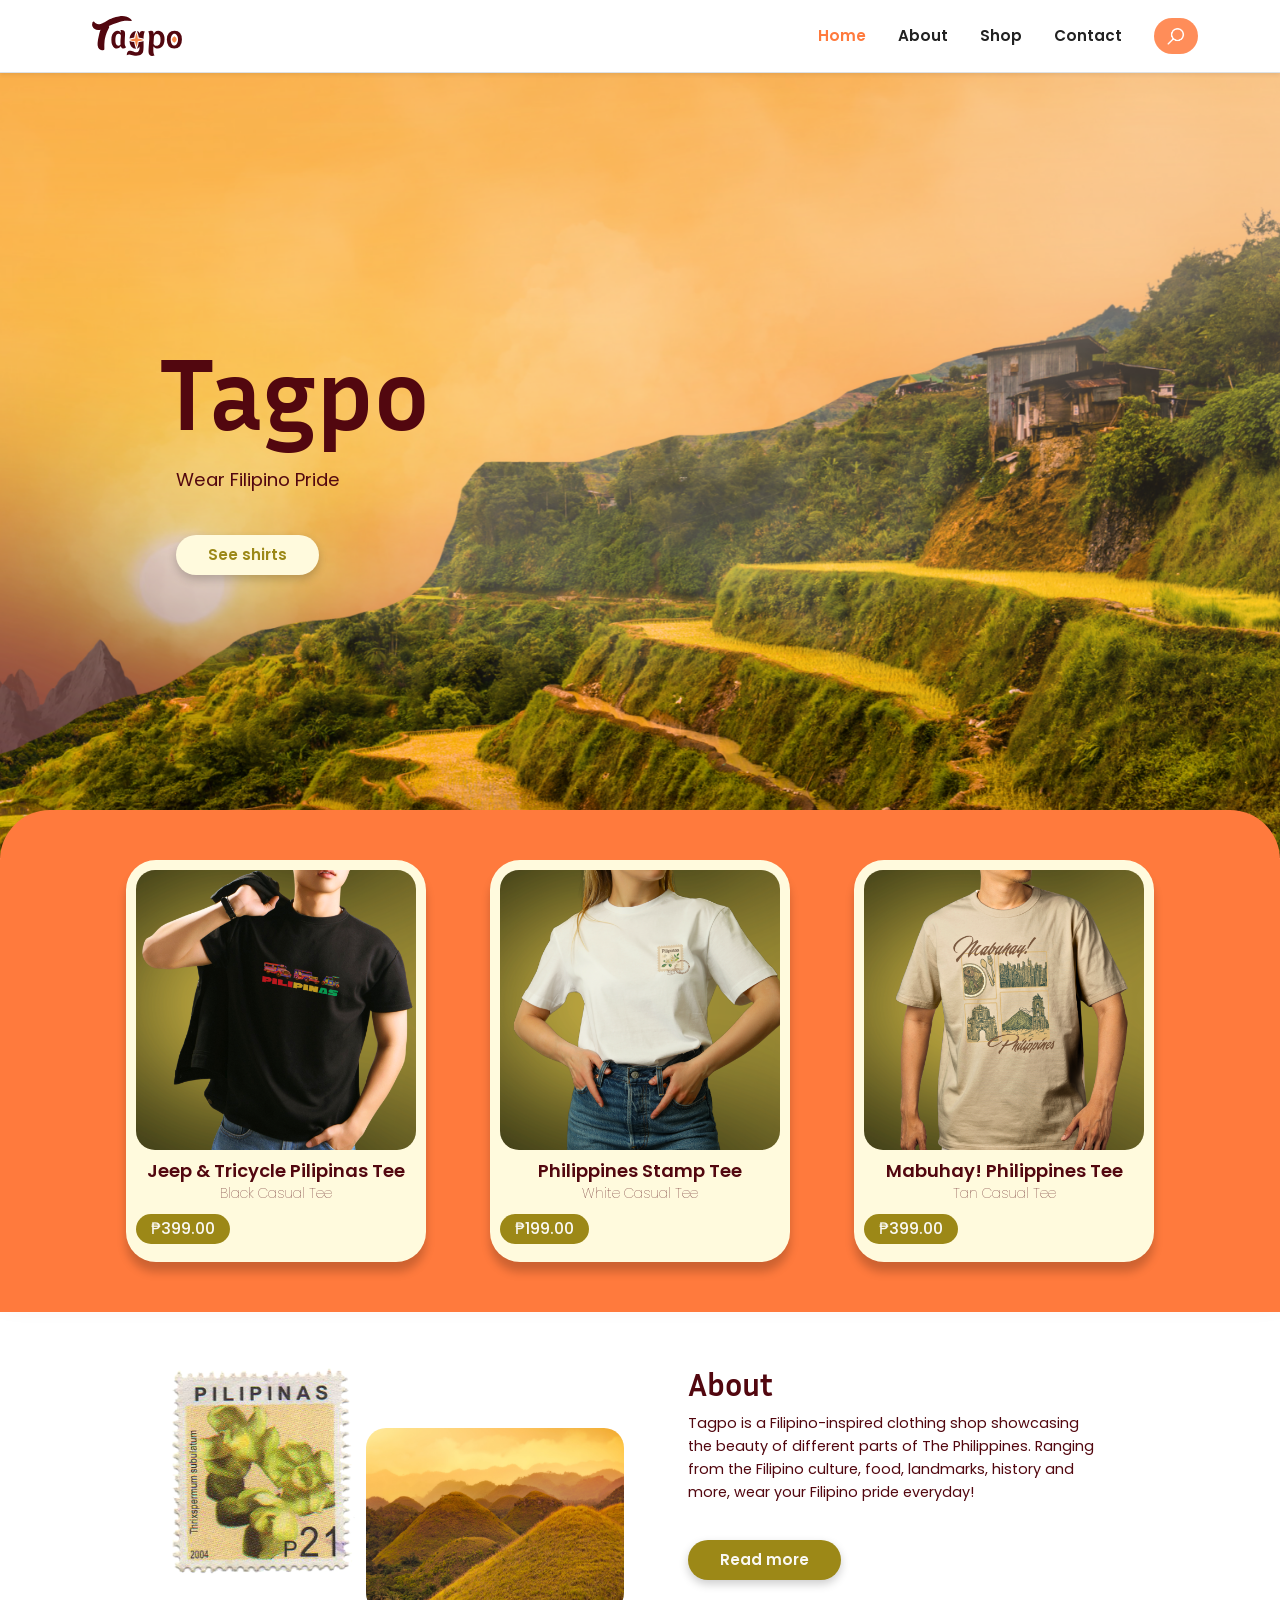
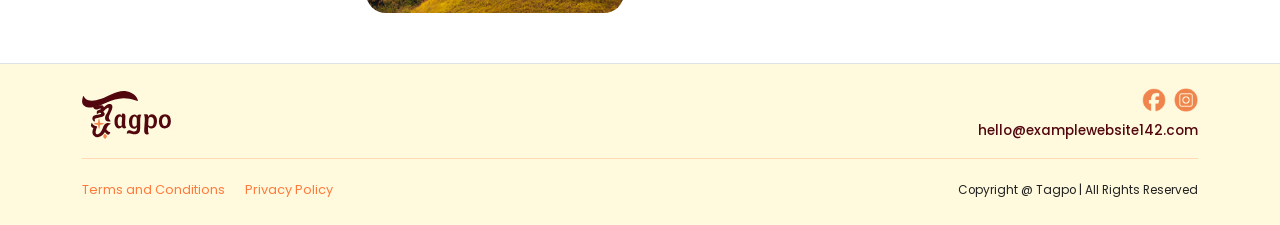
<file: index.html>
<!DOCTYPE html>
<html lang="en">
    <head>
        <meta charset="utf-8">
        <meta name="viewport" content="width=device-width, initial-scale=1">
        <title>Tagpo: Wear Filipino Pride - Home</title>

        <link href="https://cdn.jsdelivr.net/npm/bootstrap@5.3.3/dist/css/bootstrap.min.css" rel="stylesheet">
        <link rel="stylesheet" href="css/custom-style.css">
    </head>
    
    <body class="d-flex flex-column min-vh-100">

    <header class="border-bottom bg-white sticky-top shadow-sm">
        <nav class="navbar navbar-light py-3">
          <div class="container d-flex justify-content-between align-items-center">
            <a class="navbar-brand p-0 mb-0 d-flex align-items-center" href="index.html">
              <img src="images/tagpo-wordmark-colored.svg" alt="Tagpo Logo" class="header-logo-img">
            </a>
    
            <div class="d-flex align-items-center gap-3 gap-md-4">
              <ul class="nav flex-row align-items-center gap-2 gap-md-3 mb-0 p-0">
                <li class="nav-item"><a class="nav-link fw-semibold px-2 active" aria-current="page" href="index.html">Home</a></li>
                <li class="nav-item"><a class="nav-link fw-semibold px-2" href="about.html">About</a></li>
                <li class="nav-item"><a class="nav-link fw-semibold px-2" href="shop.html">Shop</a></li>
                <li class="nav-item"><a class="nav-link fw-semibold px-2" href="contact.html">Contact</a></li>
              </ul>
              <button class="search-pill-btn" type="button" aria-label="Search">
                <img src="images/search-icon.png" alt="Search" class="search-icon-img">
                <span class="search-pill-text">Search</span>
              </button>
            </div>
          </div>
        </nav>
    </header>

    <main class="container-fluid p-0">
    <div id="hero-container">
      <div class="hero-content"> 
        <h1>Tagpo</h1>
        <p>Wear Filipino Pride</p>
        <a href="#products-container" class="hero-btn">See shirts</a>      
      </div>  
    </div>

    <div id="products-container">

      <div class="product-card">
        <a href="product-jeep-tricycle.html">
            <div class="product-card-image">
                <img src="images/jeep-tricycle-main-image.png" alt="Black Casual Tee">
            </div>
            <div class="product-card-content">
              <h3>Jeep & Tricycle Pilipinas Tee</h3>
              <p>Black Casual Tee</p>
              <h4 class="price">₱399.00</h4>
            </div>
        </a>  
      </div>

      <div class="product-card">
        <a href="product-philippines-stamp.html">
            <div class="product-card-image">
              <img src="images/pilipinas-stamp-main-image.png" alt="White Casual Tee">
            </div>
            <div class="product-card-content">
              <h3>Philippines Stamp Tee</h3>
              <p>White Casual Tee</p>
              <h4 class="price">₱199.00</h4>
            </div>
        </a>
      </div>

      <div class="product-card">
        <a href="product-mabuhay-philippines.html">
            <div class="product-card-image">
              <img src="images/mabuhay-main-image.png" alt="Tan Casual Tee">
            </div>
            <div class="product-card-content">
              <h3>Mabuhay! Philippines Tee</h3>
              <p>Tan Casual Tee</p>
              <h4 class="price">₱399.00</h4>
            </div>
        </a>
      </div>
    </div>

    <div id="about-container">
      <div class="about-images-parent">
        <img class="img-1" src="images/home-about-1.png" alt="Philippines Stamp">
        <img class="img-2" src="images/home-about-2.png" alt="Chocolate Hills">
      </div>

      <div class="about-content">
          <h3>About</h3>
          <p>Tagpo is a Filipino-inspired clothing shop showcasing the beauty of different parts of The Philippines. Ranging from the Filipino culture, food, landmarks, history and more, wear your Filipino pride everyday!</p>
          <button type="button" onclick="window.location.href='https://team-transisters.github.io/tagpo-store/about.html';">Read more</button>
        </div>
      </div>
  </main>

  <footer class="mt-auto py-4 border-top w-100">
    <div class="container">
      <div class="row align-items-center mb-3">
        <div class="col-6">
          <a href="index.html">
            <img src="images/tagpo-logo-colored.svg" alt="Tagpo Logo" class="footer-logo-img img-fluid">
          </a>
        </div>
        <div class="col-6 text-end">
          <div class="social-icons d-inline-flex align-items-center gap-2 mb-2">
            <a href="javascript:void(0);" aria-label="Facebook" class="social-link"><img src="images/facebook-icon.png" alt="Facebook Logo" class="social-icon-img"></a>
            <a href="javascript:void(0);" aria-label="Instagram" class="social-link"><img src="images/instagram-icon.png" alt="Instagram Logo" class="social-icon-img"></a>
          </div>
          <div>
            <a href="mailto:hello@examplewebsite142.com" class="footer-email">hello@examplewebsite142.com</a>
          </div>
        </div>
      </div>
      <hr class="footer-hr">
      <div class="d-flex justify-content-between align-items-center pt-2 footer-sub">
        <div>
          <a href="javascript:void(0);" class="me-3">Terms and Conditions</a>
          <a href="privacy-policy.html">Privacy Policy</a>
        </div>
        <div>
          <small>Copyright @ Tagpo | All Rights Reserved</small>
        </div>
      </div>
    </div>
  </footer>
</file>
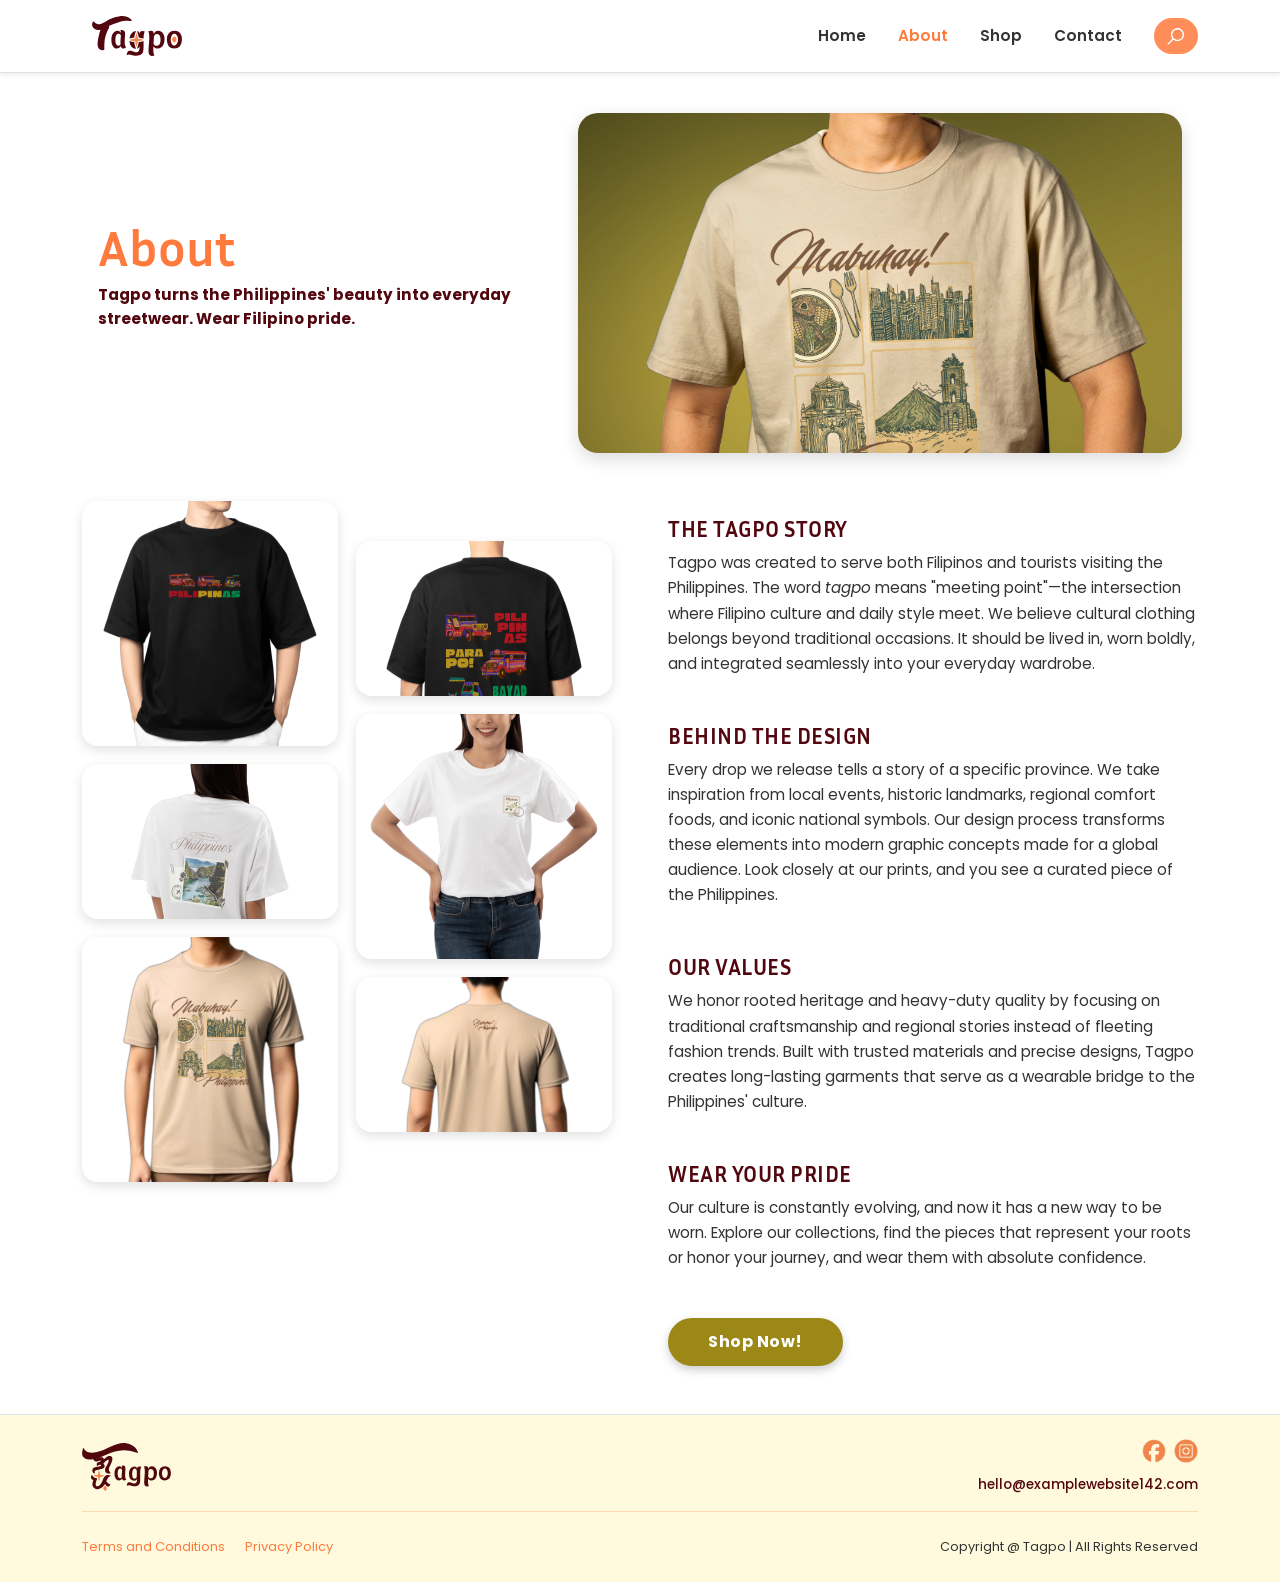
<file: about.html>
<!DOCTYPE html>
<html lang="en">
  <head>
        <meta charset="utf-8">
        <meta name="viewport" content="width=device-width, initial-scale=1">
        <title>About Us - Tagpo</title>

        <link href="https://cdn.jsdelivr.net/npm/bootstrap@5.3.3/dist/css/bootstrap.min.css" rel="stylesheet">
        <link rel="stylesheet" href="css/about.css">
    </head>
    
    <body class="d-flex flex-column min-vh-100">
        
    <header class="border-bottom bg-white sticky-top shadow-sm">
        <nav class="navbar navbar-light py-3">
          <div class="container d-flex justify-content-between align-items-center">
            <a class="navbar-brand p-0 mb-0 d-flex align-items-center" href="index.html">
              <img src="images/tagpo-wordmark-colored.svg" alt="Tagpo Logo" class="header-logo-img">
            </a>
    
            <div class="d-flex align-items-center gap-3 gap-md-4">
              <ul class="nav flex-row align-items-center gap-2 gap-md-3 mb-0 p-0">
                <li class="nav-item"><a class="nav-link fw-semibold px-2" href="index.html">Home</a></li>
                <li class="nav-item"><a class="nav-link fw-semibold px-2 active" aria-current="page" href="about.html">About</a></li>
                <li class="nav-item"><a class="nav-link fw-semibold px-2" href="shop.html">Shop</a></li>
                <li class="nav-item"><a class="nav-link fw-semibold px-2" href="contact.html">Contact</a></li>
              </ul>
              <button class="search-pill-btn" type="button" aria-label="Search">
                <img src="images/search-icon.png" alt="Search" class="search-icon-img">
                <span class="search-pill-text">Search</span>
              </button>
            </div>
          </div>
        </nav>
    </header>

    <main class="container content-container">
      <div class="hero-row">
        <div>
          <h1 class="page-title">About</h1>
          <p class="subtitle-text">
            Tagpo turns the Philippines' beauty into everyday streetwear. Wear Filipino pride.
          </p>
        </div>
        <div>
          <div class="hero-image-card">
            <img src="images/mabuhay-main-image.png" alt="Mabuhay Philippines Streetwear Tee">
          </div>
        </div>
      </div>

      <div class="about-main-row">
        <div class="photo-collage">
          <div class="collage-col">
            <div class="collage-item tall mob-img-1">
              <img src="images/jeep-tricycle-front-image.png" alt="Jeep and Tricycle Pilipinas Tee Front">
            </div>
            <div class="collage-item short mob-img-3">
              <img src="images/pilipinas-stamp-back-image.png" alt="Philippines Stamp Tee Back Print">
            </div>
            <div class="collage-item tall mob-img-5">
              <img src="images/mabuhay-front-image.png" alt="Mabuhay Philippines Tee Front">
            </div>
          </div>

          <div class="collage-col collage-col-right">
            <div class="collage-item short mob-img-2">
              <img src="images/jeep-tricycle-back-image.png" alt="Jeep and Tricycle Pilipinas Tee Back Print">
            </div>
            <div class="collage-item tall mob-img-4">
              <img src="images/pilipinas-stamp-front-image.png" alt="Philippines Stamp Tee Front">
            </div>
            <div class="collage-item short mob-img-6">
              <img src="images/mabuhay-back-image.png" alt="Mabuhay Philippines Tee Back Print">
            </div>
          </div>
        </div>

        <div class="story-sections">
          <article class="story-block mob-story-1">
            <h2>THE TAGPO STORY</h2>
            <p>
              Tagpo was created to serve both Filipinos and tourists visiting the Philippines. The word <em>tagpo</em> means "meeting point"&mdash;the intersection where Filipino culture and daily style meet. We believe cultural clothing belongs beyond traditional occasions. It should be lived in, worn boldly, and integrated seamlessly into your everyday wardrobe.
            </p>
          </article>

          <article class="story-block mob-story-2">
            <h2>BEHIND THE DESIGN</h2>
            <p>
              Every drop we release tells a story of a specific province. We take inspiration from local events, historic landmarks, regional comfort foods, and iconic national symbols. Our design process transforms these elements into modern graphic concepts made for a global audience. Look closely at our prints, and you see a curated piece of the Philippines.
            </p>
          </article>

          <article class="story-block mob-story-3">
            <h2>OUR VALUES</h2>
            <p>
              We honor rooted heritage and heavy-duty quality by focusing on traditional craftsmanship and regional stories instead of fleeting fashion trends. Built with trusted materials and precise designs, Tagpo creates long-lasting garments that serve as a wearable bridge to the Philippines' culture.
            </p>
          </article>

          <article class="story-block mob-story-4">
            <h2>WEAR YOUR PRIDE</h2>
            <p>
              Our culture is constantly evolving, and now it has a new way to be worn. Explore our collections, find the pieces that represent your roots or honor your journey, and wear them with absolute confidence.
            </p>
          </article>

          <div class="mob-cta">
            <a href="shop.html" class="shop-pill-btn">Shop Now!</a>
          </div>
        </div>
      </div>
    </main>

    <footer>
      <div class="container">
        <div class="footer-top">
          <div>
            <a href="index.html">
              <img src="images/tagpo-logo-colored.svg" alt="Tagpo Logo" class="footer-logo-img">
            </a>
          </div>
          <div class="footer-contact-col">
            <div class="social-icons">
              <a href="javascript:void(0);" aria-label="Facebook" class="social-link"><img src="images/facebook-icon.png" alt="Facebook Logo" class="social-icon-img"></a>
              <a href="javascript:void(0);" aria-label="Instagram" class="social-link"><img src="images/instagram-icon.png" alt="Instagram Logo" class="social-icon-img"></a>
            </div>
            <div>
              <a href="mailto:hello@examplewebsite142.com" class="footer-email">hello@examplewebsite142.com</a>
            </div>
          </div>
        </div>
        <hr class="footer-hr">
        <div class="footer-sub">
          <div>
            <a href="javascript:void(0);">Terms and Conditions</a>
            <a href="privacy-policy.html">Privacy Policy</a>
          </div>
          <div>
            <small>Copyright @ Tagpo | All Rights Reserved</small>
          </div>
        </div>
      </div>
    </footer>

    <script src="js/script.js"></script>
  </body>
</html>
</file>
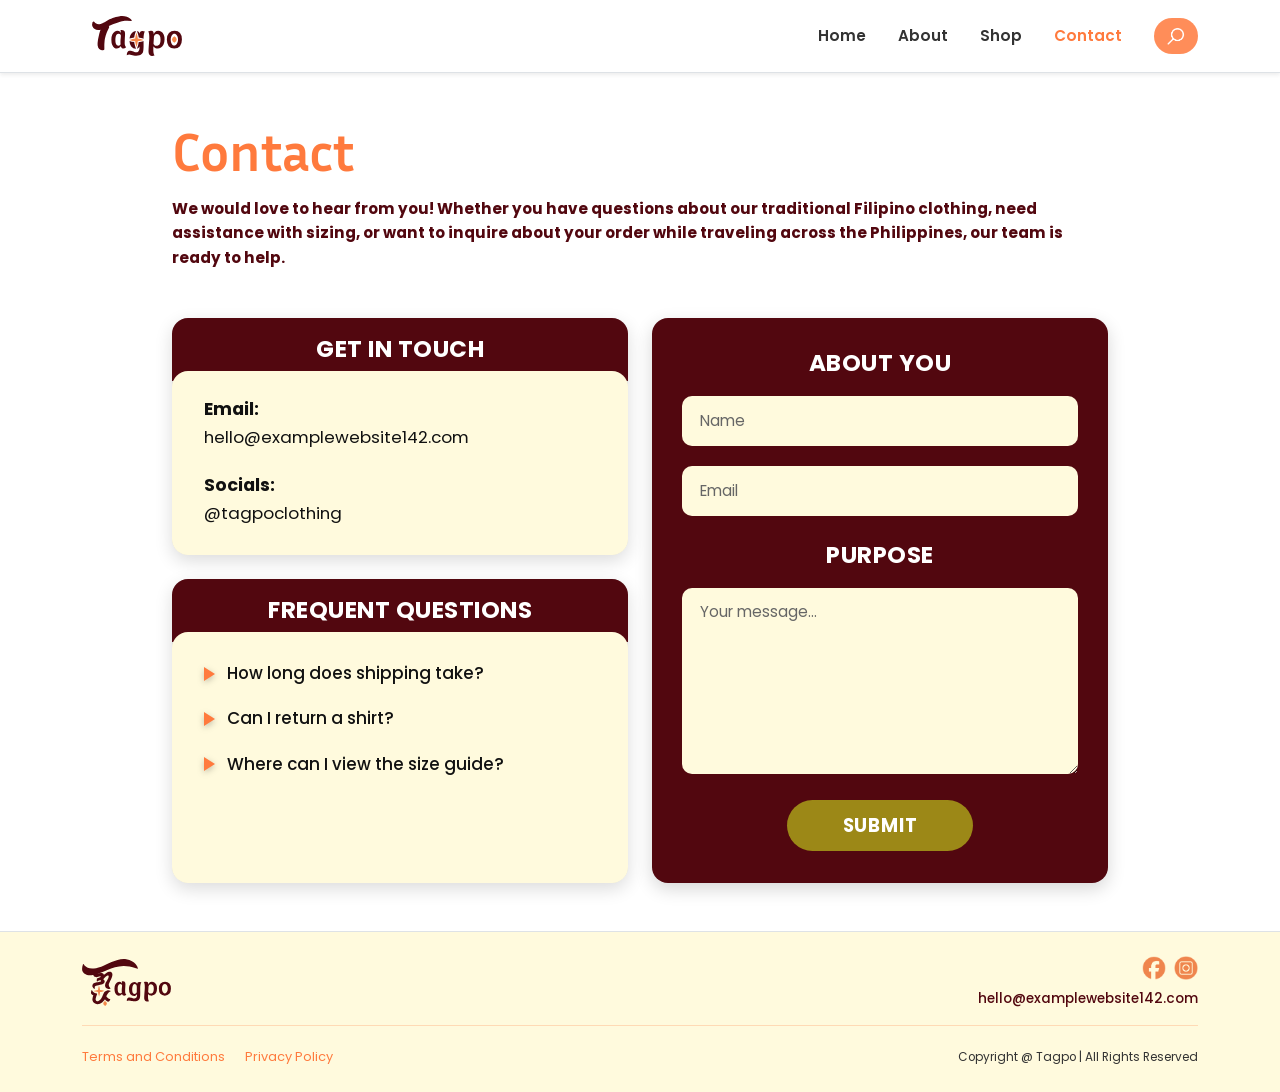
<file: contact.html>
<!DOCTYPE html>
<html lang="en">
    <head>
        <meta charset="utf-8">
        <meta name="viewport" content="width=device-width, initial-scale=1">
        <title>Contact Us - Tagpo</title>

        <link href="https://cdn.jsdelivr.net/npm/bootstrap@5.3.3/dist/css/bootstrap.min.css" rel="stylesheet">
        <link rel="stylesheet" href="css/contact.css">
    </head>
    <body class="d-flex flex-column min-vh-100">

        <header class="border-bottom bg-white sticky-top shadow-sm">
    <nav class="navbar navbar-light py-3">
      <div class="container d-flex justify-content-between align-items-center">
        <a class="navbar-brand p-0 mb-0 d-flex align-items-center" href="index.html">
          <img src="images/tagpo-wordmark-colored.svg" alt="Tagpo Logo" class="header-logo-img">
        </a>

        <div class="d-flex align-items-center gap-3 gap-md-4">
          <ul class="nav flex-row align-items-center gap-2 gap-md-3 mb-0 p-0">
            <li class="nav-item"><a class="nav-link fw-semibold px-2" href="index.html">Home</a></li>
            <li class="nav-item"><a class="nav-link fw-semibold px-2" href="about.html">About</a></li>
            <li class="nav-item"><a class="nav-link fw-semibold px-2" href="shop.html">Shop</a></li>
            <li class="nav-item"><a class="nav-link fw-semibold px-2 active" aria-current="page" href="contact.html">Contact</a></li>
          </ul>
          <button class="search-pill-btn" type="button" aria-label="Search">
            <img src="images/search-icon.png" alt="Search" class="search-icon-img">
            <span class="search-pill-text">Search</span>
          </button>
        </div>
      </div>
    </nav>
  </header>

<main class="container py-5 content-container">
    <h1 class="page-title mb-3 text-center text-md-start">Contact</h1>
    <p class="subtitle-text mb-5 text-center text-md-start">
        We would love to hear from you! Whether you have questions about our traditional Filipino clothing, need assistance with sizing, or want to inquire about your order while traveling across the Philippines, our team is ready to help.
    </p>

    <div class="row g-4 align-items-stretch">
        <div class="col-12 col-md-6 d-flex flex-column gap-4">

            <section class="info-card">
                <div class="card-banner">
                    <h2>GET IN TOUCH</h2>
                </div>
                <div class="card-content">
                    <div class="mb-4">
                        <h3 class="info-label">Email:</h3>
                        <p class="info-value mb-0">
                            <a href="mailto:hello@examplewebsite142.com">hello@examplewebsite142.com</a>
                        </p>
                    </div>
                    <div>
                        <h3 class="info-label">Socials:</h3>
                        <p class="info-value mb-0">@tagpoclothing</p>
                    </div>
                </div>
            </section>

            <section class="info-card flex-grow-1">
                <div class="card-banner">
                    <h2>FREQUENT QUESTIONS</h2>
                </div>
                <div class="card-content">
                    <div class="faq-list">
                        <details class="faq-item">
                            <summary>How long does shipping take?</summary>
                            <p class="faq-answer">Standard local delivery across Metro Manila takes 2 to 3 business days, while provincial and hotel deliveries across the Philippines take 4 to 7 business days.</p>
                        </details>
                    
                        <details class="faq-item">
                            <summary>Can I return a shirt?</summary>
                            <p class="faq-answer">Yes! Unworn garments with original tags attached can be returned or exchanged for a different size within 7 days of delivery.</p>
                        </details>

                        <details class="faq-item mb-0">
                            <summary>Where can I view the size guide?</summary>
                            <p class="faq-answer">You can check our detailed Filipino garment measurement chart directly on each product page under the Shop tab.</p>
                        </details>
                    </div>
                </div>
            </section>
        
        </div>

        <div class="col-12 col-md-6">
            <section class="form-card h-100 d-flex flex-column justify-content-between">
                <form id="contactForm" class="d-flex flex-column h-100">
                    <div>
                        <h2 class="form-section-heading">ABOUT YOU</h2>

                        <div class="mb-3">
                            <label for="contactName" class="visually-hidden">Name</label>
                            <input type="text" class="form-control custom-input" id="contactName" name="name" placeholder="Name" required autocomplete="name">
                    </div>

                    <div class="mb-4">
                        <label for="contactEmail" class="visually-hidden">Email</label>
                        <input type="email" class="form-control custom-input" id="contactEmail" name="email" placeholder="Email" required autocomplete="email">
                    </div>

                    <h2 class="form-section-heading">PURPOSE</h2>

                    <div class="mb-4">
                        <label for="contactPurpose" class="visually-hidden">Your message</label>
                        <textarea class="form-control custom-textarea" id="contactPurpose" name="purpose" rows="7" placeholder="Your message..." required></textarea>
                    </div>
                </div>

                <div class="text-center mt-auto">
                    <button type="submit" class="submit-pill-btn">SUBMIT</button>
                </div>

                <div id="formFeedback" class="alert mt-3 d-none" role="alert" aria-live="polite"></div>
            </form>
        </section>
      </div>
    </div>
  </main>

  <footer class="mt-auto py-4 border-top w-100">
    <div class="container">
      <div class="row align-items-center mb-3">
        <div class="col-6">
          <a href="index.html">
            <img src="images/tagpo-logo-colored.svg" alt="Tagpo Logo" class="footer-logo-img img-fluid">
          </a>
        </div>
        <div class="col-6 text-end">
          <div class="social-icons d-inline-flex align-items-center gap-2 mb-2">
            <a href="javascript:void(0);" aria-label="Facebook" class="social-link"><img src="images/facebook-icon.png" alt="Facebook Logo" class="social-icon-img"></a>
            <a href="javascript:void(0);" aria-label="Instagram" class="social-link"><img src="images/instagram-icon.png" alt="Instagram Logo" class="social-icon-img"></a>
          </div>
          <div>
            <a href="mailto:hello@examplewebsite142.com" class="footer-email">hello@examplewebsite142.com</a>
          </div>
        </div>
      </div>
      <hr class="footer-hr">
      <div class="d-flex justify-content-between align-items-center pt-2 footer-sub">
        <div>
          <a href="javascript:void(0);" class="me-3">Terms and Conditions</a>
          <a href="privacy-policy.html">Privacy Policy</a>
        </div>
        <div>
          <small>Copyright @ Tagpo | All Rights Reserved</small>
        </div>
      </div>
    </div>
  </footer>
        
  <script src="https://cdn.jsdelivr.net/npm/bootstrap@5.3.3/dist/js/bootstrap.bundle.min.js"></script>
  <script src="js/script.js"></script>
</body>
</html>
</file>
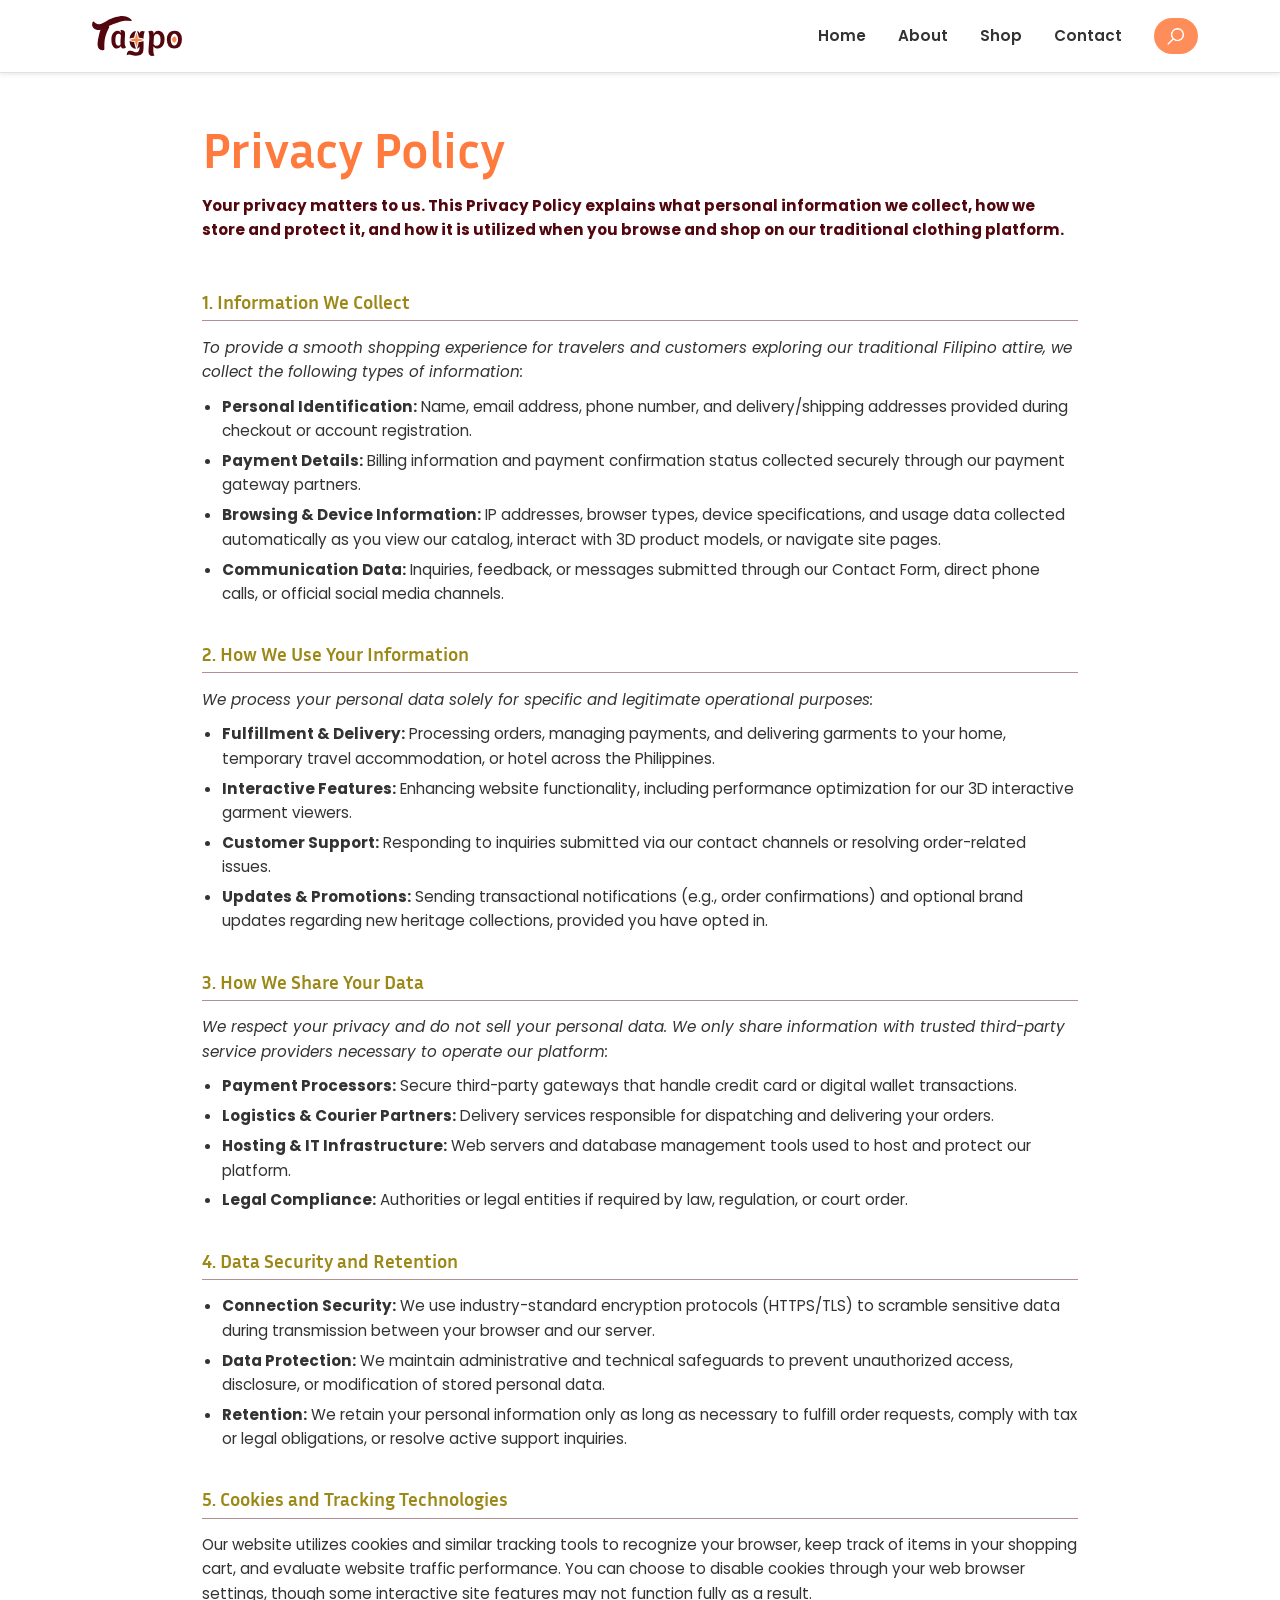
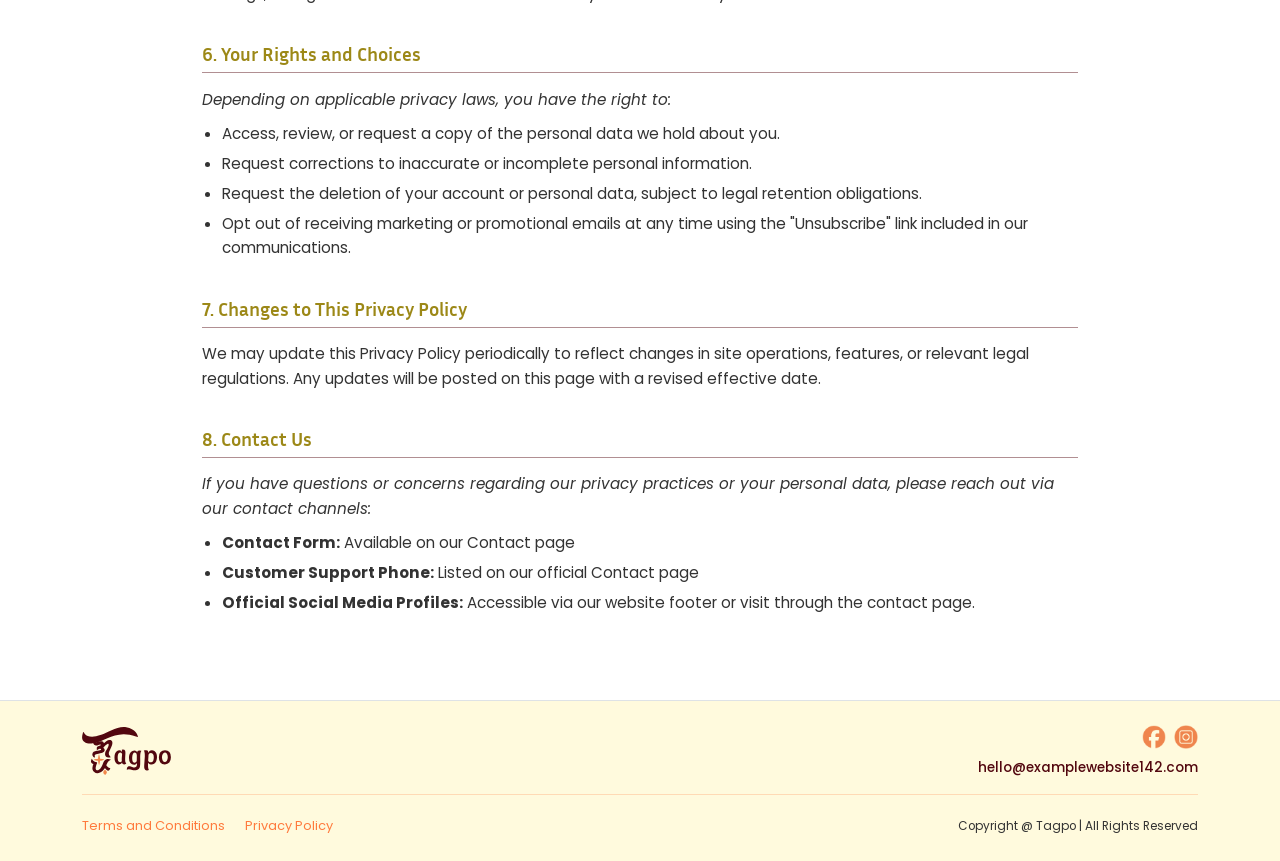
<file: privacy-policy.html>
<!DOCTYPE html>
<html lang="en">
<head>
  <meta charset="utf-8">
  <meta name="viewport" content="width=device-width, initial-scale=1">
  <title>Privacy Policy - Tagpo</title>
  
  <link href="https://cdn.jsdelivr.net/npm/bootstrap@5.3.3/dist/css/bootstrap.min.css" rel="stylesheet">
  <link rel="stylesheet" href="css/privacy.css">
</head>
<body class="d-flex flex-column min-vh-100">

  <header class="border-bottom bg-white sticky-top shadow-sm">  
    <nav class="navbar navbar-light py-3">
      <div class="container d-flex justify-content-between align-items-center">
        <a class="navbar-brand p-0 mb-0 d-flex align-items-center" href="index.html">
          <img src="images/tagpo-wordmark-colored.svg" alt="Tagpo Logo" class="header-logo-img">
        </a>
        
        <div class="d-flex align-items-center gap-3 gap-md-4">
          <ul class="nav flex-row align-items-center gap-2 gap-md-3 mb-0 p-0">
            <li class="nav-item"><a class="nav-link fw-semibold px-2" href="index.html">Home</a></li>
            <li class="nav-item"><a class="nav-link fw-semibold px-2" href="about.html">About</a></li>
            <li class="nav-item"><a class="nav-link fw-semibold px-2" href="shop.html">Shop</a></li>
            <li class="nav-item"><a class="nav-link fw-semibold px-2" href="contact.html">Contact</a></li>
          </ul>
          <button class="search-pill-btn" type="button" aria-label="Search">
            <img src="images/search-icon.png" alt="Search" class="search-icon-img">
            <span class="search-pill-text">Search</span>
          </button>
        </div>
      </div>
    </nav>
  </header>

  <main class="container py-5 content-container">
    <h1 class="page-title mb-3 text-center text-md-start">Privacy Policy</h1>
    
    <p class="subtitle-text mb-5 text-center text-md-start">
      Your privacy matters to us. This Privacy Policy explains what personal information we collect, how we store and protect it, and how it is utilized when you browse and shop on our traditional clothing platform.
    </p>

    <section class="policy-section">
      <h2>1. Information We Collect</h2>
      <hr class="section-divider">
      <p class="section-intro">To provide a smooth shopping experience for travelers and customers exploring our traditional Filipino attire, we collect the following types of information:</p>
      <ul>
        <li><strong>Personal Identification:</strong> Name, email address, phone number, and delivery/shipping addresses provided during checkout or account registration.</li>
        <li><strong>Payment Details:</strong> Billing information and payment confirmation status collected securely through our payment gateway partners.</li>
        <li><strong>Browsing &amp; Device Information:</strong> IP addresses, browser types, device specifications, and usage data collected automatically as you view our catalog, interact with 3D product models, or navigate site pages.</li>
        <li><strong>Communication Data:</strong> Inquiries, feedback, or messages submitted through our Contact Form, direct phone calls, or official social media channels.</li>
      </ul>
    </section>

    <section class="policy-section">
      <h2>2. How We Use Your Information</h2>
      <hr class="section-divider">
      <p class="section-intro">We process your personal data solely for specific and legitimate operational purposes:</p>
      <ul>
        <li><strong>Fulfillment &amp; Delivery:</strong> Processing orders, managing payments, and delivering garments to your home, temporary travel accommodation, or hotel across the Philippines.</li>
        <li><strong>Interactive Features:</strong> Enhancing website functionality, including performance optimization for our 3D interactive garment viewers.</li>
        <li><strong>Customer Support:</strong> Responding to inquiries submitted via our contact channels or resolving order-related issues.</li>
        <li><strong>Updates &amp; Promotions:</strong> Sending transactional notifications (e.g., order confirmations) and optional brand updates regarding new heritage collections, provided you have opted in.</li>
      </ul>
    </section>

    <section class="policy-section">
      <h2>3. How We Share Your Data</h2>
      <hr class="section-divider">
      <p class="section-intro">We respect your privacy and do not sell your personal data. We only share information with trusted third-party service providers necessary to operate our platform:</p>
      <ul>
        <li><strong>Payment Processors:</strong> Secure third-party gateways that handle credit card or digital wallet transactions.</li>
        <li><strong>Logistics &amp; Courier Partners:</strong> Delivery services responsible for dispatching and delivering your orders.</li>
        <li><strong>Hosting &amp; IT Infrastructure:</strong> Web servers and database management tools used to host and protect our platform.</li>
        <li><strong>Legal Compliance:</strong> Authorities or legal entities if required by law, regulation, or court order.</li>
      </ul>
    </section>

    <section class="policy-section">
      <h2>4. Data Security and Retention</h2>
      <hr class="section-divider">
      <ul>
        <li><strong>Connection Security:</strong> We use industry-standard encryption protocols (HTTPS/TLS) to scramble sensitive data during transmission between your browser and our server.</li>
        <li><strong>Data Protection:</strong> We maintain administrative and technical safeguards to prevent unauthorized access, disclosure, or modification of stored personal data.</li>
        <li><strong>Retention:</strong> We retain your personal information only as long as necessary to fulfill order requests, comply with tax or legal obligations, or resolve active support inquiries.</li>
      </ul>
    </section>

    <section class="policy-section">
      <h2>5. Cookies and Tracking Technologies</h2>
      <hr class="section-divider">
      <p>Our website utilizes cookies and similar tracking tools to recognize your browser, keep track of items in your shopping cart, and evaluate website traffic performance. You can choose to disable cookies through your web browser settings, though some interactive site features may not function fully as a result.</p>
    </section>

    <section class="policy-section">
      <h2>6. Your Rights and Choices</h2>
      <hr class="section-divider">
      <p class="section-intro">Depending on applicable privacy laws, you have the right to:</p>
      <ul>
        <li>Access, review, or request a copy of the personal data we hold about you.</li>
        <li>Request corrections to inaccurate or incomplete personal information.</li>
        <li>Request the deletion of your account or personal data, subject to legal retention obligations.</li>
        <li>Opt out of receiving marketing or promotional emails at any time using the "Unsubscribe" link included in our communications.</li>
      </ul>
    </section>

    <section class="policy-section">
      <h2>7. Changes to This Privacy Policy</h2>
      <hr class="section-divider">
      <p>We may update this Privacy Policy periodically to reflect changes in site operations, features, or relevant legal regulations. Any updates will be posted on this page with a revised effective date.</p>
    </section>

    <section class="policy-section">
      <h2>8. Contact Us</h2>
      <hr class="section-divider">
      <p class="section-intro">If you have questions or concerns regarding our privacy practices or your personal data, please reach out via our contact channels:</p>
      <ul>
        <li><strong>Contact Form:</strong> Available on our Contact page</li>
        <li><strong>Customer Support Phone:</strong> Listed on our official Contact page</li>
        <li><strong>Official Social Media Profiles:</strong> Accessible via our website footer or visit through the contact page.</li>
      </ul>
    </section>
  </main>

  <footer class="mt-auto py-4 border-top w-100">
    <div class="container">
      <div class="row align-items-center mb-3">
        <div class="col-6">
          <a href="index.html">
            <img src="images/tagpo-logo-colored.svg" alt="Tagpo Logo" class="footer-logo-img img-fluid">
          </a>
        </div>
        <div class="col-6 text-end">
          <div class="social-icons d-inline-flex align-items-center gap-2 mb-2">
            <a href="javascript:void(0);" aria-label="Facebook" class="social-link"><img src="images/facebook-icon.png" alt="Facebook Logo" class="social-icon-img"></a>
            <a href="javascript:void(0);" aria-label="Instagram" class="social-link"><img src="images/instagram-icon.png" alt="Instagram Logo" class="social-icon-img"></a>
          </div>
          <div>
            <a href="mailto:hello@examplewebsite142.com" class="footer-email">hello@examplewebsite142.com</a>
          </div>
        </div>
      </div>
      <hr class="footer-hr">
      <div class="d-flex justify-content-between align-items-center pt-2 footer-sub">
        <div>
          <a href="javascript:void(0);" class="me-3">Terms and Conditions</a>
          <a href="privacy-policy.html">Privacy Policy</a>
        </div>
        <div>
          <small>Copyright @ Tagpo | All Rights Reserved</small>
        </div>
      </div>
    </div>
  </footer>

  <script src="https://cdn.jsdelivr.net/npm/bootstrap@5.3.3/dist/js/bootstrap.bundle.min.js"></script>
  <script src="js/script.js"></script>
</body>
</html>
</file>
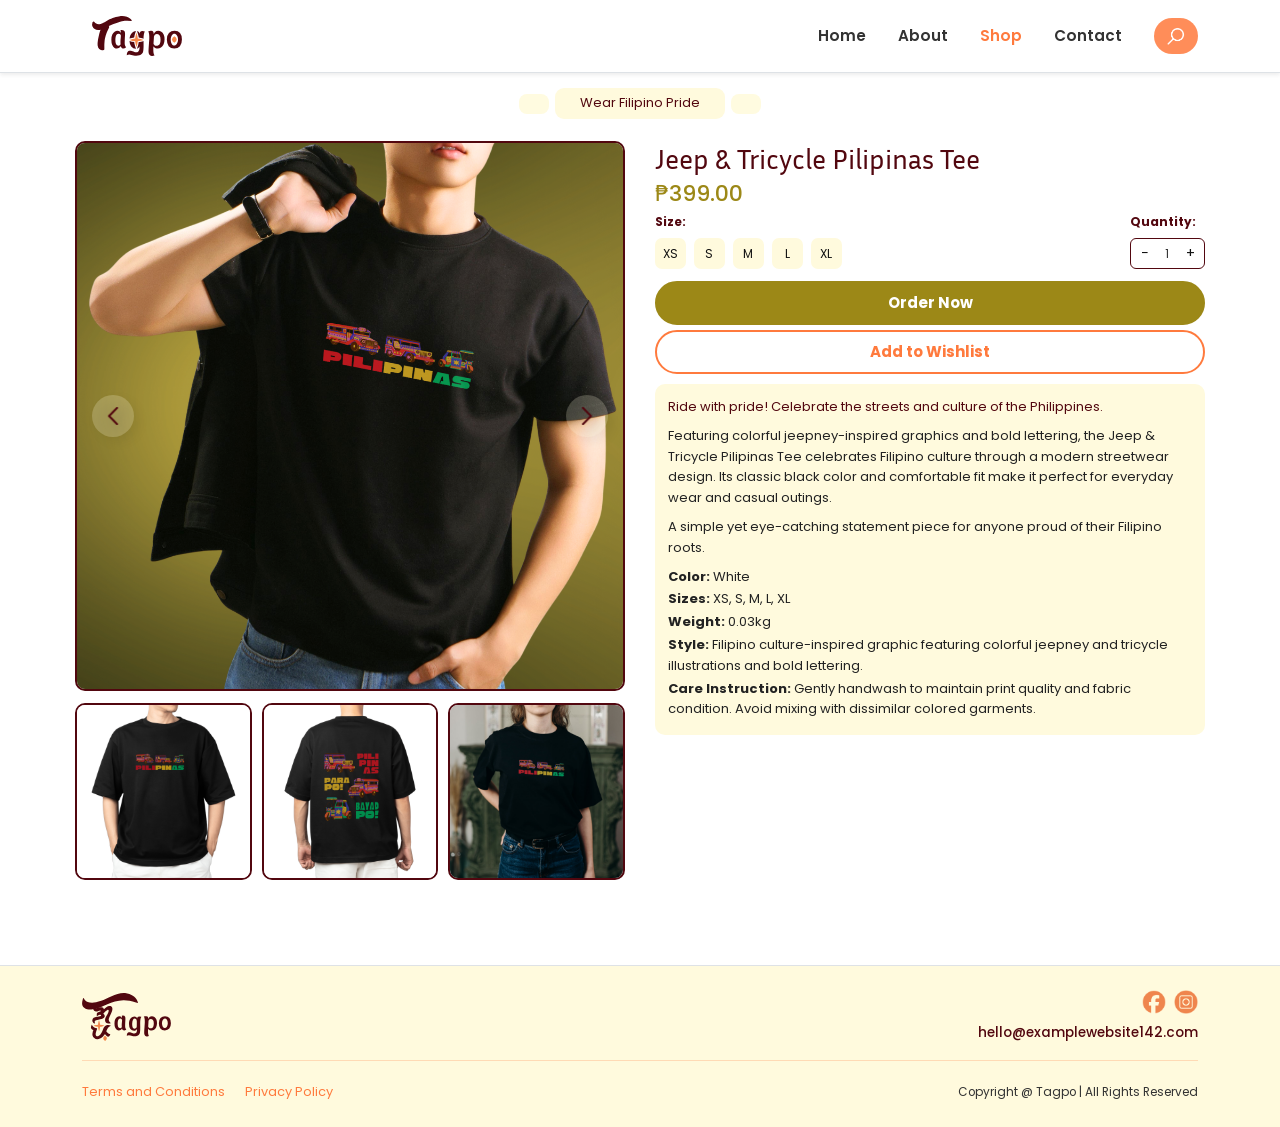
<file: product-jeep-tricycle.html>
<!DOCTYPE html>
<html lang="en">
    <head>
        <meta charset="utf-8">
        <meta name="viewport" content="width=device-width, initial-scale=1">
        <title>Jeep &amp; Tricycle Pilipinas Tee - Tagpo</title>

        <link href="https://cdn.jsdelivr.net/npm/bootstrap@5.3.3/dist/css/bootstrap.min.css" rel="stylesheet">
        <link rel="stylesheet" href="css/soloproduct.css">
    </head>
    <body class="d-flex flex-column min-vh-100">

    <header class="border-bottom bg-white sticky-top shadow-sm">
    <nav class="navbar navbar-light py-3">
      <div class="container d-flex justify-content-between align-items-center">
        <a class="navbar-brand p-0 mb-0 d-flex align-items-center" href="index.html">
          <img src="images/tagpo-wordmark-colored.svg" alt="Tagpo Logo" class="header-logo-img">
        </a>

        <div class="d-flex align-items-center gap-3 gap-md-4">
          <ul class="nav flex-row align-items-center gap-2 gap-md-3 mb-0 p-0">
            <li class="nav-item"><a class="nav-link fw-semibold px-2" href="index.html">Home</a></li>
            <li class="nav-item"><a class="nav-link fw-semibold px-2" href="about.html">About</a></li>
            <li class="nav-item"><a class="nav-link fw-semibold px-2 active" aria-current="page" href="shop.html">Shop</a></li>
            <li class="nav-item"><a class="nav-link fw-semibold px-2" href="contact.html">Contact</a></li>
          </ul>
          <button class="search-pill-btn" type="button" aria-label="Search">
            <img src="images/search-icon.png" alt="Search" class="search-icon-img">
            <span class="search-pill-text">Search</span>
          </button>
        </div>
      </div>
    </nav>
    </header>

    <main class="container-fluid product-page">

        <div class="product-category">
            <span></span>
            <p>Wear Filipino Pride</p>
            <span></span>
        </div>

        <section class="single-product">
            
            <div class="product-gallery">
                <div class="main-image">
                    <img
                        class="main-product-image"
                        src="images/jeep-tricycle-main-image.png"
                        alt="Jeep and Tricycle Pilipinas Tee">
                    <button
                        type="button"
                        class="image-arrow arrow-left"
                        aria-label="Previous image">
                        <img src="images/arrow-left.png" alt="">
                    </button>
                    <button
                        type="button"
                        class="image-arrow arrow-right"
                        aria-label="Next image">
                        <img src="images/arrow-right.png" alt="">
                    </button>
                </div>
                
                <div class="thumbnail-images">
                    <img
                        src="images/jeep-tricycle-front-image.png"
                        alt="Front view">
                    <img
                        src="images/jeep-tricycle-back-image.png"
                        alt="Back view">
                    <img
                        src="images/jeep-tricycle-alt-image.png"
                        alt="Alternative view">
                </div>
            </div>
            
            <div class="product-details">
                <h1>Jeep &amp; Tricycle Pilipinas Tee</h1>
                <h2 class="product-price">₱399.00</h2>
                <div class="product-options"> 
                    <div class="size-section">
                        <p>
                            <strong>Size:</strong>
                            <span id="selected-size"> </span>
                        </p>
                        <div class="size-buttons">
                            <button type="button" data-size="XS">XS</button>
                            <button type="button" data-size="S">S</button>
                            <button type="button" data-size="M">M</button>
                            <button type="button" data-size="L">L</button>
                            <button type="button" data-size="XL">XL</button>
                        </div>
                    </div>
                    <div class="quantity-section">
                        <p><strong>Quantity:</strong></p>
                        <div class="quantity-control">
                            <button type="button"
                                    id="decrease-quantity"
                                    aria-label="Decrease quantity">−</button>
                            <span id="quantity">1</span>
                            <button type="button"
                                    id="increase-quantity"
                                    aria-label="Increase quantity">+</button>
                        </div>
                    </div>
                </div>
                
                <div class="product-actions">
                    <button type="button" class="order-button" id="order-now">
                        <span class="default-text">Order Now</span>
                        <span class="hover-text">Send Order Now</span>
                    </button>
                    <button type="button" class="wishlist-button" aria-pressed="false">
                        Add to Wishlist
                    </button>
                </div>
                
                <div class="product-description">
                    <p class="product-description-line1">
                        Ride with pride! Celebrate the streets and culture
                        of the Philippines.
                    </p>
                    <p>
                        Featuring colorful jeepney-inspired graphics and
                        bold lettering, the Jeep &amp; Tricycle Pilipinas Tee
                        celebrates Filipino culture through a modern
                        streetwear design. Its classic black color and
                        comfortable fit make it perfect for everyday wear
                        and casual outings.
                    </p>
                    <p>
                        A simple yet eye-catching statement piece for
                        anyone proud of their Filipino roots.
                    </p>

                    <div class="product-specifications">
                        <p><strong>Color:</strong> White</p>
                        <p><strong>Sizes:</strong> XS, S, M, L, XL</p>
                        <p><strong>Weight:</strong> 0.03kg</p>
                        <p>
                            <strong>Style:</strong> Filipino culture-inspired
                            graphic featuring colorful jeepney and
                            tricycle illustrations and bold lettering.
                        </p>
                        <p>
                            <strong>Care Instruction:</strong> Gently handwash
                            to maintain print quality and fabric condition.
                            Avoid mixing with dissimilar colored garments.
                        </p>
                    </div>
                </div>
            </div>
        </section>
    </main>
  
    <footer class="mt-auto py-4 border-top w-100">
        <div class="container">
          <div class="row align-items-center mb-3">
            <div class="col-6">
              <a href="index.html">
                <img src="images/tagpo-logo-colored.svg" alt="Tagpo Logo" class="footer-logo-img img-fluid">
              </a>
            </div>
            <div class="col-6 text-end">
              <div class="social-icons d-inline-flex align-items-center gap-2 mb-2">
                <a href="javascript:void(0);" aria-label="Facebook" class="social-link"><img src="images/facebook-icon.png" alt="Facebook Logo" class="social-icon-img"></a>
                <a href="javascript:void(0);" aria-label="Instagram" class="social-link"><img src="images/instagram-icon.png" alt="Instagram Logo" class="social-icon-img"></a>
              </div>
              <div>
                <a href="mailto:hello@examplewebsite142.com" class="footer-email">hello@examplewebsite142.com</a>
              </div>
            </div>
          </div>
          <hr class="footer-hr">
          <div class="d-flex justify-content-between align-items-center pt-2 footer-sub">
            <div>
              <a href="javascript:void(0);" class="me-3">Terms and Conditions</a>
              <a href="privacy-policy.html">Privacy Policy</a>
            </div>
            <div>
              <small>Copyright @ Tagpo | All Rights Reserved</small>
            </div>
          </div>
        </div>
    </footer>

    <script src="https://cdn.jsdelivr.net/npm/bootstrap@5.3.3/dist/js/bootstrap.bundle.min.js"></script>
    <script src="js/script.js"></script>
    </body>
</html>
</file>
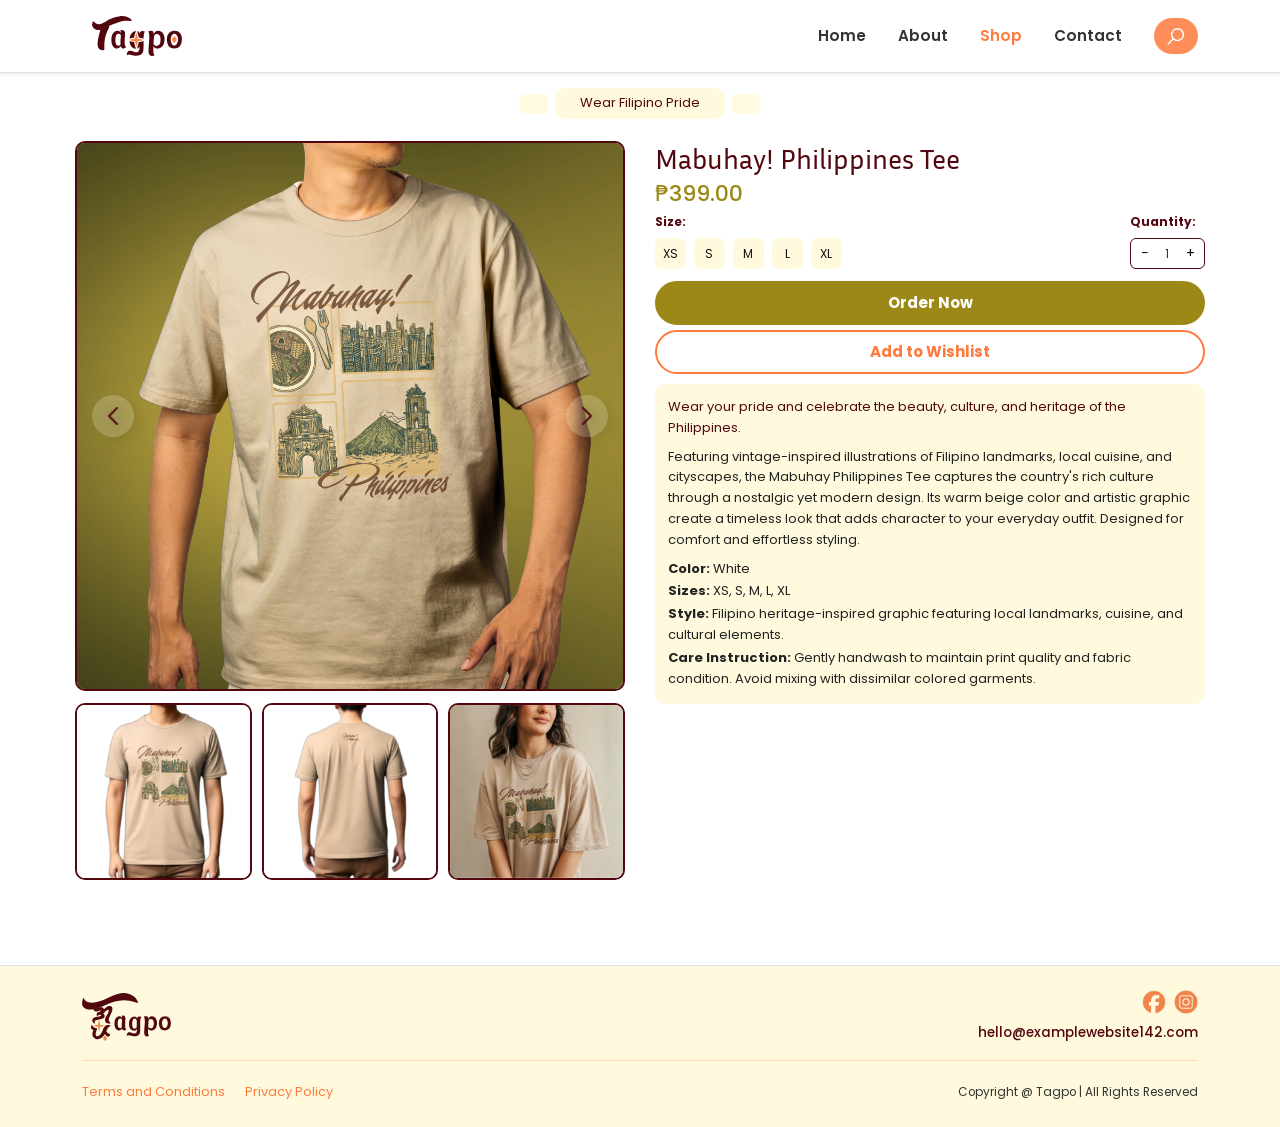
<file: product-mabuhay-philippines.html>
<!DOCTYPE html>
<html lang="en">
    <head>
        <meta charset="utf-8">
        <meta name="viewport" content="width=device-width, initial-scale=1">
        <title>Mabuhay! Philippines Tee - Tagpo</title>

        <link href="https://cdn.jsdelivr.net/npm/bootstrap@5.3.3/dist/css/bootstrap.min.css" rel="stylesheet">
        <link rel="stylesheet" href="css/soloproduct.css">
    </head>
    <body class="d-flex flex-column min-vh-100">

    <header class="border-bottom bg-white sticky-top shadow-sm">
    <nav class="navbar navbar-light py-3">
      <div class="container d-flex justify-content-between align-items-center">
        <a class="navbar-brand p-0 mb-0 d-flex align-items-center" href="index.html">
          <img src="images/tagpo-wordmark-colored.svg" alt="Tagpo Logo" class="header-logo-img">
        </a>

        <div class="d-flex align-items-center gap-3 gap-md-4">
          <ul class="nav flex-row align-items-center gap-2 gap-md-3 mb-0 p-0">
            <li class="nav-item"><a class="nav-link fw-semibold px-2" href="index.html">Home</a></li>
            <li class="nav-item"><a class="nav-link fw-semibold px-2" href="about.html">About</a></li>
            <li class="nav-item"><a class="nav-link fw-semibold px-2 active" aria-current="page" href="shop.html">Shop</a></li>
            <li class="nav-item"><a class="nav-link fw-semibold px-2" href="contact.html">Contact</a></li>
          </ul>
          <button class="search-pill-btn" type="button" aria-label="Search">
            <img src="images/search-icon.png" alt="Search" class="search-icon-img">
            <span class="search-pill-text">Search</span>
          </button>
        </div>
      </div>
    </nav>
    </header>

    <main class="container-fluid product-page">

        <div class="product-category">
            <span></span>
            <p>Wear Filipino Pride</p>
            <span></span>
        </div>

        <section class="single-product">
            
            <div class="product-gallery">
                <div class="main-image">
                    <img
                        class="main-product-image"
                        src="images/mabuhay-main-image.png"
                        alt="Mabuhay! Philippines Tee">
                    <button
                        type="button"
                        class="image-arrow arrow-left"
                        aria-label="Previous image">
                        <img src="images/arrow-left.png" alt="">
                    </button>
                    <button
                        type="button"
                        class="image-arrow arrow-right"
                        aria-label="Next image">
                        <img src="images/arrow-right.png" alt="">
                    </button>
                </div>
                
                <div class="thumbnail-images">
                    <img
                        src="images/mabuhay-front-image.png"
                        alt="Front view">
                    <img
                        src="images/mabuhay-back-image.png"
                        alt="Back view">
                    <img
                        src="images/mabuhay-alt-image.png"
                        alt="Alternative view">
                </div>
            </div>
            
            <div class="product-details">
                <h1>Mabuhay! Philippines Tee</h1>
                <h2 class="product-price">₱399.00</h2>
                <div class="product-options"> 
                    <div class="size-section">
                        <p>
                            <strong>Size:</strong>
                            <span id="selected-size"> </span>
                        </p>
                        <div class="size-buttons">
                            <button type="button" data-size="XS">XS</button>
                            <button type="button" data-size="S">S</button>
                            <button type="button" data-size="M">M</button>
                            <button type="button" data-size="L">L</button>
                            <button type="button" data-size="XL">XL</button>
                        </div>
                    </div>
                    <div class="quantity-section">
                        <p><strong>Quantity:</strong></p>
                        <div class="quantity-control">
                            <button type="button"
                                    id="decrease-quantity"
                                    aria-label="Decrease quantity">−</button>
                            <span id="quantity">1</span>
                            <button type="button"
                                    id="increase-quantity"
                                    aria-label="Increase quantity">+</button>
                        </div>
                    </div>
                </div>
                
                <div class="product-actions">
                    <button type="button" class="order-button" id="order-now">
                        <span class="default-text">Order Now</span>
                        <span class="hover-text">Send Order Now</span>
                    </button>
                    <button type="button" class="wishlist-button" aria-pressed="false">
                        Add to Wishlist
                    </button>
                </div>
                
                <div class="product-description">
                    <p class="product-description-line1">
                        Wear your pride and celebrate the beauty, culture, and 
                        heritage of the Philippines.
                    </p>
                    <p>
                        Featuring vintage-inspired illustrations of Filipino landmarks, 
                        local cuisine, and cityscapes, the Mabuhay Philippines Tee captures 
                        the country's rich culture through a nostalgic yet modern design. 
                        Its warm beige color and artistic graphic create a timeless look 
                        that adds character to your everyday outfit. Designed for comfort 
                        and effortless styling. 
                    </p>

                    <div class="product-specifications">
                        <p><strong>Color:</strong> White</p>
                        <p><strong>Sizes:</strong> XS, S, M, L, XL</p>       
                        <p>
                            <strong>Style:</strong> Filipino heritage-inspired graphic 
                            featuring local landmarks, cuisine, and cultural elements.
                        </p>
                        <p>
                            <strong>Care Instruction:</strong> Gently handwash
                            to maintain print quality and fabric condition.
                            Avoid mixing with dissimilar colored garments.
                        </p>
                    </div>
                </div>
            </div>
        </section>
    </main>
  
    <footer class="mt-auto py-4 border-top w-100">
        <div class="container">
          <div class="row align-items-center mb-3">
            <div class="col-6">
              <a href="index.html">
                <img src="images/tagpo-logo-colored.svg" alt="Tagpo Logo" class="footer-logo-img img-fluid">
              </a>
            </div>
            <div class="col-6 text-end">
              <div class="social-icons d-inline-flex align-items-center gap-2 mb-2">
                <a href="javascript:void(0);" aria-label="Facebook" class="social-link"><img src="images/facebook-icon.png" alt="Facebook Logo" class="social-icon-img"></a>
                <a href="javascript:void(0);" aria-label="Instagram" class="social-link"><img src="images/instagram-icon.png" alt="Instagram Logo" class="social-icon-img"></a>
              </div>
              <div>
                <a href="mailto:hello@examplewebsite142.com" class="footer-email">hello@examplewebsite142.com</a>
              </div>
            </div>
          </div>
          <hr class="footer-hr">
          <div class="d-flex justify-content-between align-items-center pt-2 footer-sub">
            <div>
              <a href="javascript:void(0);" class="me-3">Terms and Conditions</a>
              <a href="privacy-policy.html">Privacy Policy</a>
            </div>
            <div>
              <small>Copyright @ Tagpo | All Rights Reserved</small>
            </div>
          </div>
        </div>
    </footer>

    <script src="https://cdn.jsdelivr.net/npm/bootstrap@5.3.3/dist/js/bootstrap.bundle.min.js"></script>
    <script src="js/script.js"></script>
    </body>
</html>
</file>
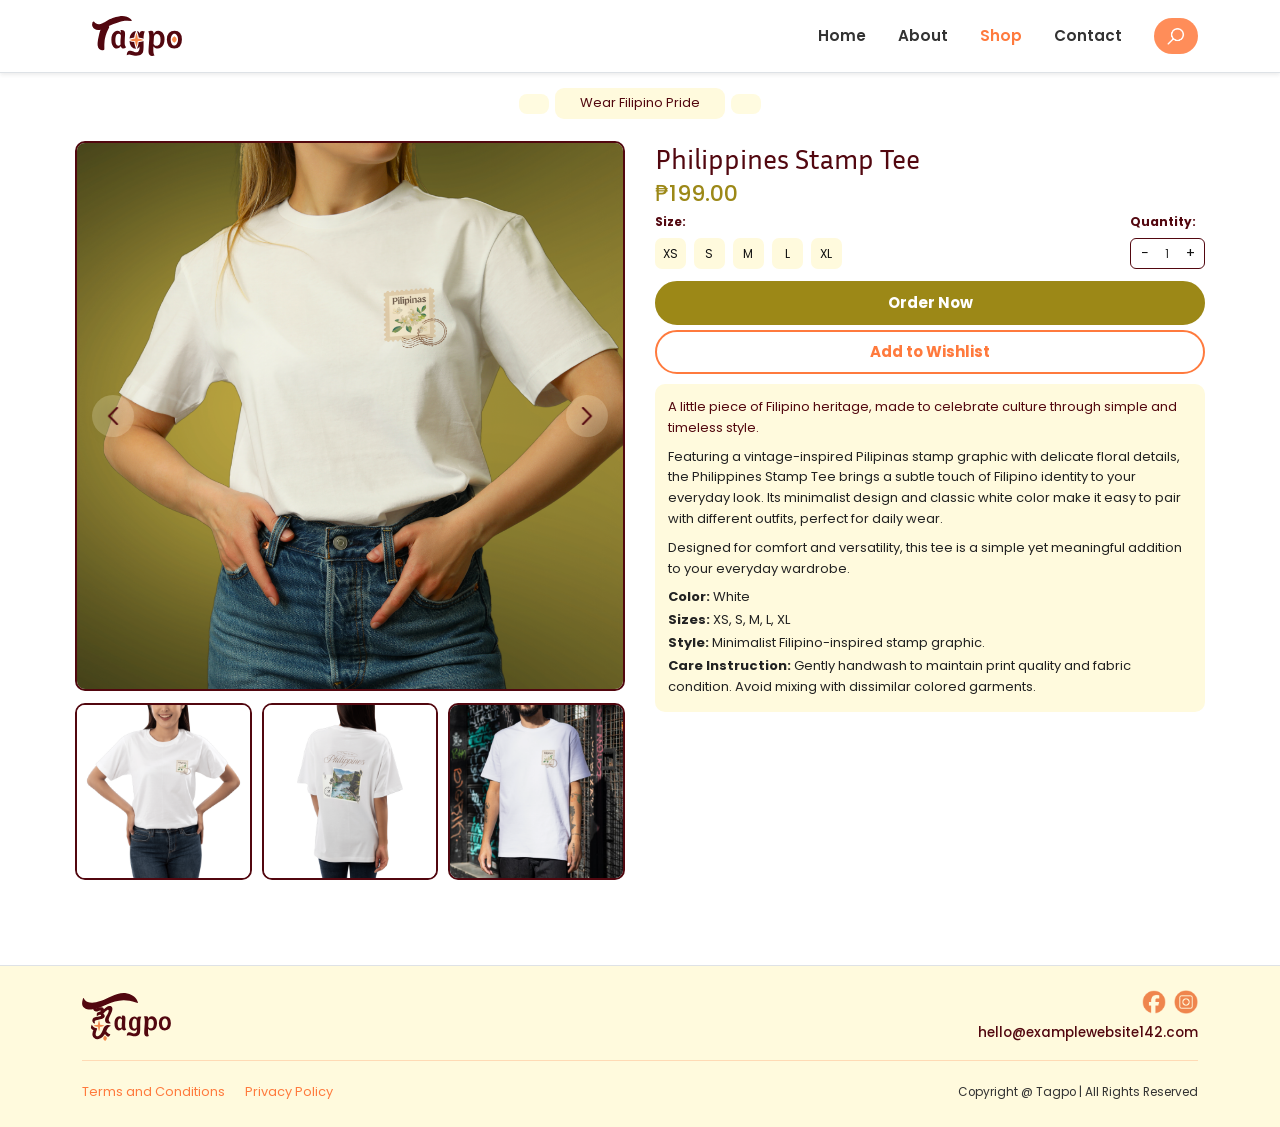
<file: product-philippines-stamp.html>
<!DOCTYPE html>
<html lang="en">
    <head>
        <meta charset="utf-8">
        <meta name="viewport" content="width=device-width, initial-scale=1">
        <title>Philippines Stamp Tee - Tagpo</title>

        <link href="https://cdn.jsdelivr.net/npm/bootstrap@5.3.3/dist/css/bootstrap.min.css" rel="stylesheet">
        <link rel="stylesheet" href="css/soloproduct.css">
    </head>
    <body class="d-flex flex-column min-vh-100">

    <header class="border-bottom bg-white sticky-top shadow-sm">
    <nav class="navbar navbar-light py-3">
      <div class="container d-flex justify-content-between align-items-center">
        <a class="navbar-brand p-0 mb-0 d-flex align-items-center" href="index.html">
          <img src="images/tagpo-wordmark-colored.svg" alt="Tagpo Logo" class="header-logo-img">
        </a>

        <div class="d-flex align-items-center gap-3 gap-md-4">
          <ul class="nav flex-row align-items-center gap-2 gap-md-3 mb-0 p-0">
            <li class="nav-item"><a class="nav-link fw-semibold px-2" href="index.html">Home</a></li>
            <li class="nav-item"><a class="nav-link fw-semibold px-2" href="about.html">About</a></li>
            <li class="nav-item"><a class="nav-link fw-semibold px-2 active" aria-current="page" href="shop.html">Shop</a></li>
            <li class="nav-item"><a class="nav-link fw-semibold px-2" href="contact.html">Contact</a></li>
          </ul>
          <button class="search-pill-btn" type="button" aria-label="Search">
            <img src="images/search-icon.png" alt="Search" class="search-icon-img">
            <span class="search-pill-text">Search</span>
          </button>
        </div>
      </div>
    </nav>
    </header>

    <main class="container-fluid product-page">

        <div class="product-category">
            <span></span>
            <p>Wear Filipino Pride</p>
            <span></span>
        </div>

        <section class="single-product">
            
            <div class="product-gallery">
                <div class="main-image">
                    <img
                        class="main-product-image"
                        src="images/pilipinas-stamp-main-image.png"
                        alt="Mabuhay! Philippines Tee">
                    <button
                        type="button"
                        class="image-arrow arrow-left"
                        aria-label="Previous image">
                        <img src="images/arrow-left.png" alt="">
                    </button>
                    <button
                        type="button"
                        class="image-arrow arrow-right"
                        aria-label="Next image">
                        <img src="images/arrow-right.png" alt="">
                    </button>
                </div>
                
                <div class="thumbnail-images">
                    <img
                        src="images/pilipinas-stamp-front-image.png"
                        alt="Front view">
                    <img
                        src="images/pilipinas-stamp-back-image.png"
                        alt="Back view">
                    <img
                        src="images/pilipinas-stamp-alt-image.png"
                        alt="Alternative view">
                </div>
            </div>
            
            <div class="product-details">
                <h1>Philippines Stamp Tee</h1>
                <h2 class="product-price">₱199.00</h2>
                <div class="product-options"> 
                    <div class="size-section">
                        <p>
                            <strong>Size:</strong>
                            <span id="selected-size"> </span>
                        </p>
                        <div class="size-buttons">
                            <button type="button" data-size="XS">XS</button>
                            <button type="button" data-size="S">S</button>
                            <button type="button" data-size="M">M</button>
                            <button type="button" data-size="L">L</button>
                            <button type="button" data-size="XL">XL</button>
                        </div>
                    </div>
                    <div class="quantity-section">
                        <p><strong>Quantity:</strong></p>
                        <div class="quantity-control">
                            <button type="button"
                                    id="decrease-quantity"
                                    aria-label="Decrease quantity">−</button>
                            <span id="quantity">1</span>
                            <button type="button"
                                    id="increase-quantity"
                                    aria-label="Increase quantity">+</button>
                        </div>
                    </div>
                </div>
                
                <div class="product-actions">
                    <button type="button" class="order-button" id="order-now">
                        <span class="default-text">Order Now</span>
                        <span class="hover-text">Send Order Now</span>
                    </button>
                    <button type="button" class="wishlist-button" aria-pressed="false">
                        Add to Wishlist
                    </button>
                </div>
                
                <div class="product-description">
                    <p class="product-description-line1">
                        A little piece of Filipino heritage, made to celebrate culture 
                        through simple and timeless style.
                    </p>
                    <p>
                        Featuring a vintage-inspired Pilipinas stamp graphic with delicate 
                        floral details, the Philippines Stamp Tee brings a subtle touch of 
                        Filipino identity to your everyday look. Its minimalist design and 
                        classic white color make it easy to pair with different outfits, 
                        perfect for daily wear. 
                    </p>
                    <p>
                        Designed for comfort and versatility, this tee is a simple yet 
                        meaningful addition to your everyday wardrobe.
                    </p>

                    <div class="product-specifications">
                        <p><strong>Color:</strong> White</p>
                        <p><strong>Sizes:</strong> XS, S, M, L, XL</p>       
                        <p>
                            <strong>Style:</strong> Minimalist Filipino-inspired stamp graphic.
                        </p>
                        <p>
                            <strong>Care Instruction:</strong> Gently handwash
                            to maintain print quality and fabric condition.
                            Avoid mixing with dissimilar colored garments.
                        </p>
                    </div>
                </div>
            </div>
        </section>
    </main>
  
    <footer class="mt-auto py-4 border-top w-100">
        <div class="container">
          <div class="row align-items-center mb-3">
            <div class="col-6">
              <a href="index.html">
                <img src="images/tagpo-logo-colored.svg" alt="Tagpo Logo" class="footer-logo-img img-fluid">
              </a>
            </div>
            <div class="col-6 text-end">
              <div class="social-icons d-inline-flex align-items-center gap-2 mb-2">
                <a href="javascript:void(0);" aria-label="Facebook" class="social-link"><img src="images/facebook-icon.png" alt="Facebook Logo" class="social-icon-img"></a>
                <a href="javascript:void(0);" aria-label="Instagram" class="social-link"><img src="images/instagram-icon.png" alt="Instagram Logo" class="social-icon-img"></a>
              </div>
              <div>
                <a href="mailto:hello@examplewebsite142.com" class="footer-email">hello@examplewebsite142.com</a>
              </div>
            </div>
          </div>
          <hr class="footer-hr">
          <div class="d-flex justify-content-between align-items-center pt-2 footer-sub">
            <div>
              <a href="javascript:void(0);" class="me-3">Terms and Conditions</a>
              <a href="privacy-policy.html">Privacy Policy</a>
            </div>
            <div>
              <small>Copyright @ Tagpo | All Rights Reserved</small>
            </div>
          </div>
        </div>
    </footer>

    <script src="https://cdn.jsdelivr.net/npm/bootstrap@5.3.3/dist/js/bootstrap.bundle.min.js"></script>
    <script src="js/script.js"></script>
    </body>
</html>
</file>
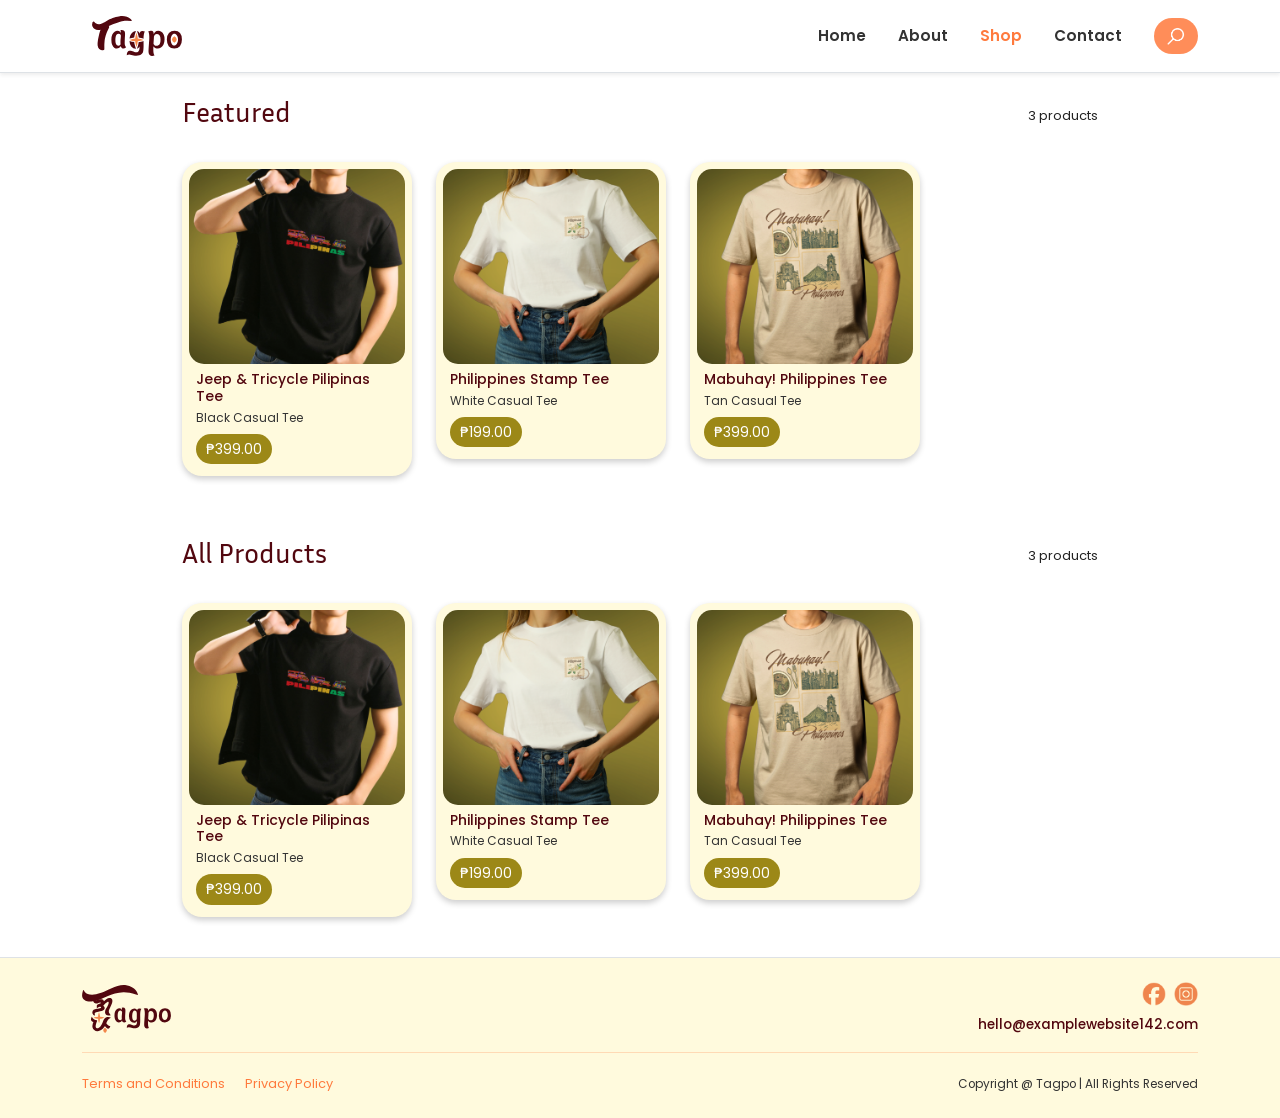
<file: shop.html>
<!DOCTYPE html>
<html lang="en">
    <head>
        <meta charset="utf-8">
        <meta name="viewport" content="width=device-width, initial-scale=1">
        <title>Shop - Tagpo</title>

        <link href="https://cdn.jsdelivr.net/npm/bootstrap@5.3.3/dist/css/bootstrap.min.css" rel="stylesheet">
        <link rel="stylesheet" href="css/shop.css">
    </head>
    
    <body class="d-flex flex-column min-vh-100">
        
    <header class="border-bottom bg-white sticky-top shadow-sm">
        <nav class="navbar navbar-light py-3">
          <div class="container d-flex justify-content-between align-items-center">
            <a class="navbar-brand p-0 mb-0 d-flex align-items-center" href="index.html">
              <img src="images/tagpo-wordmark-colored.svg" alt="Tagpo Logo" class="header-logo-img">
            </a>
    
            <div class="d-flex align-items-center gap-3 gap-md-4">
              <ul class="nav flex-row align-items-center gap-2 gap-md-3 mb-0 p-0">
                <li class="nav-item"><a class="nav-link fw-semibold px-2" href="index.html">Home</a></li>
                <li class="nav-item"><a class="nav-link fw-semibold px-2" href="about.html">About</a></li>
                <li class="nav-item"><a class="nav-link fw-semibold px-2 active" aria-current="page" href="shop.html">Shop</a></li>
                <li class="nav-item"><a class="nav-link fw-semibold px-2" href="contact.html">Contact</a></li>
              </ul>
              <button class="search-pill-btn" type="button" aria-label="Search">
                <img src="images/search-icon.png" alt="Search" class="search-icon-img">
                <span class="search-pill-text">Search</span>
              </button>
            </div>
          </div>
        </nav>
    </header>
        
    </main>
    <div class="container">
    
        <section class="product-section">
    
            <div class="section-heading">
                <h2>Featured</h2>
                <span class="product-count" data-count="featured"></span>
            </div>
    
            <div class="product-grid">
    
                <div class="product-card">
                <a href="product-jeep-tricycle.html">
                    <img src="images/jeep-tricycle-main-image.png" alt="Black Casual Tee">
    
                    <div class="product-info">
                        <h3>Jeep & Tricycle Pilipinas Tee</h3>
                        <p>Black Casual Tee</p>
                        <span class="price">₱399.00</span>
                    </div>
                </a>
                </div>
    
                <div class="product-card">
                <a href="product-philippines-stamp.html">
                    <img src="images/pilipinas-stamp-main-image.png" alt="White Casual Tee">
    
                    <div class="product-info">
                        <h3>Philippines Stamp Tee</h3>
                        <p>White Casual Tee</p>
                        <span class="price">₱199.00</span>
                    </div>
                </a>
                </div>
    
                <div class="product-card">
                <a href="product-mabuhay-philippines.html">
                    <img src="images/mabuhay-main-image.png" alt="Tan Casual Tee">
    
                    <div class="product-info">
                        <h3>Mabuhay! Philippines Tee</h3>
                        <p>Tan Casual Tee</p>
                        <span class="price">₱399.00</span>
                    </div>
                </a>
                </div>
    
            </div>
        </section>
    
        <section class="product-section all-products" id="shop">
    
            <div class="section-heading">
                <h2>All Products</h2>
                <span class="product-count" data-count="all"></span>
            </div>
    
            <div class="product-grid">
    
                <div class="product-card">
                <a href="product-jeep-tricycle.html">
                    <img src="images/jeep-tricycle-main-image.png" alt="Black Casual Tee">
    
                    <div class="product-info">
                        <h3>Jeep & Tricycle Pilipinas Tee</h3>
                        <p>Black Casual Tee</p>
                        <span class="price">₱399.00</span>
                    </div>
                </a>
                </div>
    
                <div class="product-card">
                <a href="product-philippines-stamp.html">
                    <img src="images/pilipinas-stamp-main-image.png" alt="White Casual Tee">
    
                    <div class="product-info">
                        <h3>Philippines Stamp Tee</h3>
                        <p>White Casual Tee</p>
                        <span class="price">₱199.00</span>
                    </div>
                </a>
                </div>
    
                <div class="product-card">
                <a href="product-mabuhay-philippines.html">
                    <img src="images/mabuhay-main-image.png" alt="Tan Casual Tee">
    
                    <div class="product-info">
                        <h3>Mabuhay! Philippines Tee</h3>
                        <p>Tan Casual Tee</p>
                        <span class="price">₱399.00</span>
                    </div>
                </a>
                </div>
    
            </div>
        </section>
    
        </div>
      </main>
        
      <footer class="mt-auto py-4 border-top w-100">
        <div class="container">
          <div class="row align-items-center mb-3">
            <div class="col-6">
              <a href="index.html">
                <img src="images/tagpo-logo-colored.svg" alt="Tagpo Logo" class="footer-logo-img img-fluid">
              </a>
            </div>
            <div class="col-6 text-end">
              <div class="social-icons d-inline-flex align-items-center gap-2 mb-2">
                <a href="javascript:void(0);" aria-label="Facebook" class="social-link"><img src="images/facebook-icon.png" alt="Facebook Logo" class="social-icon-img"></a>
                <a href="javascript:void(0);" aria-label="Instagram" class="social-link"><img src="images/instagram-icon.png" alt="Instagram Logo" class="social-icon-img"></a>
              </div>
              <div>
                <a href="mailto:hello@examplewebsite142.com" class="footer-email">hello@examplewebsite142.com</a>
              </div>
            </div>
          </div>
          <hr class="footer-hr">
          <div class="d-flex justify-content-between align-items-center pt-2 footer-sub">
            <div>
              <a href="javascript:void(0);" class="me-3">Terms and Conditions</a>
              <a href="privacy-policy.html">Privacy Policy</a>
            </div>
            <div>
              <small>Copyright @ Tagpo | All Rights Reserved</small>
            </div>
          </div>
        </div>
      </footer>
    
      <script src="https://cdn.jsdelivr.net/npm/bootstrap@5.3.3/dist/js/bootstrap.bundle.min.js"></script>
      <script src="js/script.js"></script>
        
      </body>
</html>
</file>
<file: css/custom-style.css>
@import url('https://fonts.googleapis.com/css2?family=Inria+Sans:wght@700&family=Poppins:ital,wght@0,400;0,500;0,600;0,700;1,400&display=swap');

:root {
    --tagpo-primary: #ff7a3d;
    --tagpo-secondary-1: #9c8817;
    --tagpo-secondary-2: #52070f;
    --tagpo-neutral: #fffadd;

    --tagpo-dark: #222222;
    --tagpo-bg-light: #f9f8f3;
    --tagpo-border: #e0e0e0;
    --tagpo-btn-dark: #52070f;
    --tagpo-btn-light: #e5e0cf;

    --tagpo-font-header: 'Inria Sans', sans-serif;
    --tagpo-font-body: 'Poppins', sans-serif;
}

*,
*::before,
*::after {
  margin: 0;
  padding: 0;
  border: none;
  outline: none;
  box-sizing:border-box;
}

body {
  font-family: var(--tagpo-font-body);
  font-size: 0.95rem;
  line-height: 1.6;
  color: var(--tagpo-dark);
  background-color: #ffffff;
  width: 100%;
  overflow-x: hidden;
}

header {
  width: 100%;
  background-color: #ffffff;
  z-index: 1030;
}

.header-logo-img {
  height: 40px;
  width: auto;
  min-width: 110px;
  object-fit: contain;
  display: block;
}

.brand-logo-text {
  font-family: var(--font-header);
  color: var(--tagpo-secondary-2);
  font-weight: 700;
  font-size: 2.2rem;
  letter-spacing: -0.5px;
  text-decoration: none;
}

.nav-link {
  color: var(--tagpo-dark) !important;
  transition: color 0.2s ease;
}

.nav-link:hover,
.nav-link.active {
  color: var(--tagpo-primary) !important;
}

.search-pill-btn {
  background-color: var(--tagpo-primary);
  opacity: 0.85;
  border-radius: 50px;
  width: 44px;
  height: 36px;
  border: none;
  display: inline-flex;
  align-items: center;
  justify-content: flex-start;
  padding: 0 13px;
  gap: 0;
  overflow: hidden;
  white-space: nowrap;
  cursor: pointer;
  transition: width 0.28s ease, padding 0.28s, gap 0.28s ease, opacity 0.2s ease, background-color 0.2s ease;
}

.search-pill-btn:hover,
.search-pill-btn:focus-visible {
  width: 116px;
  padding: 0 16px;
  gap: 8px;
  background-color: var(--tagpo-primary);
  opacity: 1;
}

.search-icon-img {
  width: 18px;
  height: 18px;
  object-fit: contain;
  flex-shrink: 0;
}

.search-pill-text {
  color: #ffffff;
  font-family: var(--font-body);
  font-size: 0.9 rem;
  font-weight: 600;
  opacity:0;
  max-width: 0;
  overflow: hidden;
  transition: opacity 0.2s ease 0.06s, max-width 0.28 ease;
}

.search-pill-btn:hover .search-pill-text,
.search-pill-btn:focus-visible .search-pill-text {
  opacity: 1;
  max-width: 70px;
}

.tagpo-search-drawer {
  background-color: #ffffff;
  border-top: 1px solid #eaeaea;
  padding: 0.75rem 0;
  display: none;
}

.tagpo-search-drawer.is-open {
  display: block;
}

.tagpo-search-input:focus {
  outline: none;
  box-shadow: 0 0 0 3px rgba(255, 122, 61, 0.25);
}

.tagpo-search-results {
  list-style: none;
  margin: 0.5rem 0 0;
  padding: 0;
  display: flex;
  flex-wrap: wrap;
  gap: 0.5rem;
}

.tagpo-search-results a {
  display: inline-block;
  padding: 0.3rem 0.85rem;
  border-radius: 50px;
  background-color: var(--tagpo-neutral);
  color: var(--tagpo-secondary-2);
  font-size: 0.85rem;
  font-weight: 600;
  text-decoration: none;
  border: 1px solid var(--tagpo-primary);
}

.tagpo-search-results a:hover {
  background-color: var(--tagpo-primary);
  color: #ffffff;
}

.content-container {
  max-width: 900px;
  width: 100%;
}

.page-title {
  font-family: var(--font-header);
  font-size: 3.2rem;
  font-weight: 700;
  color: var(--tagpo-primary);
  line-height: 1.1;
}

.subtitle-text {
  font-size: 0.95rem;
  font-weight: 700;
  color: var(--tagpo-secondary-2);
}

h1, h2, h3, h4, h5, h6,
.h1, .h2, .h3, .h4, .h5, .h6 {
  font-family: var(--tagpo-font-header);
  font-weight: 700;
  color: var(--tagpo-secondary-2);
}

main {
    margin-top:-25px;
    margin-right: 0;
    margin-left: 0;
}

#hero-container {
    display: flex;
    align-items: center;
    width: 100%;
    min-height: 90vh;
    background-image: url("../images/home-hero-photo.png");
    background-repeat: no-repeat;
    background-position: center;
    background-size: cover;
    background-attachment: fixed;
}

.hero-content {
    width: min(1200px, calc(100% - 48px));
    margin-top: 0;
    margin-bottom: 0;
    margin-left: 10rem;
    padding-top: 5rem;
    padding-bottom: 5rem;
}

.hero-content h1 {
    margin: 0 0 10px;
    font-size: clamp(3rem, 8vw, 7rem);
}

.hero-content p {
    color: var(--tagpo-btn-dark);
    font-weight: 400;
    font-size: 1.15rem;
    margin-top: 0.7rem;
    margin-left:1rem;
}

.hero-content .hero-btn {
    display: inline-block;
    margin-left: 1rem;
    margin-top: 1.5rem;
    padding: 0.5rem 2rem;
    width: max-content;
    background-color: var(--tagpo-neutral);
    border-radius: 50px;
    color: var(--tagpo-secondary-1);
    font-family: var(--tagpo-font-body);
    font-weight: 600;
    text-decoration: none;
    box-shadow: 0 4px 10px rgba(0, 0, 0, 0.2);
    transition: background-color 0.2s ease, transform 0.15s ease;
}

.hero-content .hero-btn:hover {
    background-color: #F9F3CA;
    transform: translateY(-1px);
}

.product-card a,
.product-card a h3,
.product-card a p,
.product-card a h4 {
     text-decoration: none;
}

#products-container {
    display: flex;
    flex-wrap: wrap;
    justify-content: center;
    align-items: flex-start;
    gap: 4rem;
    width: 100%;
    height: auto;
    padding: 50px 24px;
    margin-top: -3rem;
    margin-bottom: -30px;
    border-top-left-radius: 50px;
    border-top-right-radius: 50px;
    box-shadow: 0 -15px 30px rgba(65, 1, 1, 0.1);
    background-color: var(--tagpo-primary);
}

.product-card {
    flex: 0 1 300px;
    width: 300px;
    max-width: 100%;
    height: auto;
    padding: 10px;
    margin: 0;
    background: var(--tagpo-neutral);
    border-radius: 30px;
    box-shadow: 0 10px 10px rgba(0, 0, 0, 0.2);
    transition: transform 0.4s ease;
}

.product-card:hover {
    transform: scale(1.02);
}

.product-card .product-card-image {
    width: 100%;
    aspect-ratio: 1 / 1;
    height: auto;
    text-align: center;
}

.product-card .product-card-image img {
    width: 100%;
    height: 100%;
    object-fit: cover;
    border-radius: 19px;
}

.product-card .product-card-content h3{
    color:var(--tagpo-secondary-2);
    font-family: var(--tagpo-font-body);
    font-weight: 600;
    font-size: 18px;
    margin-top: 10px;
    margin-bottom: 0px;
    text-align: center;   
}

.product-card .product-card-content p{
    color: var(--tagpo-secondary-2);
    font-family: var(--tagpo-font-body);
    font-size: 14px;
    font-weight: 100;
    margin: 0px 0 10px;
    text-align: center;
}

.product-card .product-card-content .price{
    cursor: pointer;
    color: var(--tagpo-bg-light);
    width:fit-content;
    height: 30px;
    padding: 5px 15px 3px 15px;
    font-family: var(--tagpo-font-body);
    font-size: 16px;
    font-weight: 500;
    text-align: center;
    justify-self: center;
    background-color: var(--tagpo-secondary-1);
    border-radius: 20px;
}

#about-container {
    display: grid;
    grid-template-columns: 1fr 1fr;
    align-items: center;
    gap: 2rem;
    max-width: 75%;
    margin-top: -100rem;
}

.about-images-parent {
    display: flex;
    align-items: center;
    justify-content: center;
    gap: 0.5rem;
    width: 100%;
    padding: 0;
}

.about-images-parent img {
    display: block;
    flex: 1 1 0;
    min-width: 0;
    width: 50%;
    height: 250px;
    margin: 0;
    border-radius: 20px;
}

.about-images-parent .img-1 {
    height: 250px;
    object-fit: contain;
    margin-left: -1.8rem;
    margin-right: -2rem;
}

.about-images-parent .img-2 {
    height: 185px;
    margin-top: 6rem;
    object-fit: cover;
}

.about-content {
    width: 100%;
    padding-left: 2rem;
    padding-right: 1rem;
}

.about-content h3 {
    font-family: var(--tagpo-font-header);
    font-weight: 600;
    font-size: 2rem;
}

.about-content p {
    width: 100%;
    font-family: var(--tagpo-font-body);
    font-weight: 400;
    font-size: 0.9rem;
    color: var(--tagpo-secondary-2);
}

.about-content button{
    margin-top: 20px;
    padding: 0.5rem 2rem;
    width: max-content;
    background-color: var(--tagpo-secondary-1);
    border: none;
    border-radius: 50px;
    color: var(--tagpo-bg-light);
    font-family: var(--tagpo-font-body);
    font-weight: 600;
    text-decoration: none;
    box-shadow: 0 4px 10px rgba(0, 0, 0, 0.2);
    transition: background-color 0.2s ease, transform 0.15s ease;
}

.about-content button:hover{
    background-color: #857413;
    color: #ffffff;
    transform: translateY(-1px);
}

@media (max-width: 1280px) {
    body{
        height: unset;
        padding: 0;
    }
    .products-container{
        flex-wrap: wrap;
        justify-content: center;
    }
    .products-container .product-card{
        margin: 20px;
    }
}

#about-container {
    display: grid;
    grid-template-columns: 1fr 1fr;
    align-items: center;
    gap: 2rem;

    width: min(1200px, calc(100% - 48px));
    margin: 50px auto;
}

@media (max-width: 992px) {
    #hero-container {
        min-height: 70vh;
    }
    #about-container {
        gap: 1.5rem;
    }
    .about-images-parent img {
        height: 210px;
    }
    .about-images-parent .img-2 {
        height: 160px;
        margin-top: 4rem;
    }
}

@media (max-width: 768px) {
    #hero-container {
        min-height: 60vh;
        background-position: center;
        padding: 40px 0;
    }
    .hero-content {
        width: calc(100% - 40px);
    }
    .hero-content h1 {
        font-size: clamp(3rem, 12vw, 4.5rem);
    }
    .hero-content p {
        font-size: 0.95rem;
    }
    #products-container {
        display: flex;
        flex-wrap: wrap;
        justify-content: center;
        gap: 16px;
        padding: 35px 16px;
    }
    .product-card {
        flex: 1 1 220px;
        width: auto;
        max-width: 300px;
        min-width: 0;
        padding: 8px;
    }
    .product-card .product-card-content h3 {
        font-size: 15px;
    }
    .product-card .product-card-content p {
        font-size: 12px;
    }
    #about-container {
        display: flex;
        flex-direction: column;
        width: calc(100% - 40px);
        gap: 25px;
        margin: 40px auto;
    }
    .about-images-parent {
        display: flex;
        flex-wrap: wrap;
        align-items: center;
        justify-content: center;
        gap: 12px;
        width: 100%;
    }
    .about-images-parent img {
        flex: 1 1 180px;
        width: auto;
        max-width: 100%;
        height: 220px;
        margin: 0;
        object-fit: cover;
    }
    .about-images-parent .img-2 {
        height: 170px;
        margin-top: 0;
    }
    .about-content {
        width: 100%;
    }
    .about-content h3 {
        font-size: 1.7rem;
    }
}

@media (max-width: 480px) {
    .content-container{
        padding: 0px;
        margin: 0px;
        width: 100%;
    }
    #hero-container{
      text-align: center;
      justify-content: center;
      background-image: url("../images/home-hero-photo.png");
      background-position:left center;
      height: 80vh;
    }
    .hero-content {
      margin: 0px;
      padding: 0px;
      display: flex;
      flex-direction: column;
      align-items: center;
    }
    .hero-content h1{
      margin: 0px;
      padding: 0px;
      justify-content: center;
      align-self: center;
      font-size: 5rem;
    }
    .hero-content p{
        font-size: 1.1rem;
        margin-top: 10px;
    }
    .hero-content .hero-btn{
        margin-top: 20px;
        margin-left: 0px;
    }
    #products-container{
        flex-direction: column;
        align-items: center;
        justify-content: center;
        gap: 2rem;
        padding: 30px 0px;
    }
    .product-card{
        width: 75%;
    }
    #about-container{
        display: flex;
        flex-direction: column-reverse;
        gap: 1rem;
        max-width: 100%;
        width: 100%;
    }
    .about-images-parent{
        flex-direction: row;
        align-items: center;
        gap: 1rem;
        margin-top: -20px;
    }
    .about-images-parent .img-1{
        width: 20rem;
        height: 12rem;
        margin-left: -15px;
        flex-shrink: 2;
    }
    .about-images-parent .img-2{
        width: 100%;
        height: 9.6rem;
        margin-top: -5px;
        margin-right: 15px;
        flex-grow: 1.5;
        object-fit: fill;
    }
    .about-content{
        margin-top: 30px;
        margin-bottom: 10px;
        margin-left: -10px;
        text-align: center;
    }
    .about-content h3{
        font-size: 2rem;
    }
    .about-content p{
        font-size: 0.9rem;
    }
}

footer {
  background-color: var(--tagpo-neutral);
  color: var(--tagpo-dark);
  font-size: 0.85rem;
  font-family: var(--font-body);
  width: 100% !important;
  margin-top: auto;
}

.footer-contact-col {
  text-align: right;
}

.footer-logo-img {
  max-height: 48px;
  width: auto;
  object-fit: contain;
}

.social-icons {
  display: inline-flex;
  align-items: center;
}

.social-link {
  text-decoration: none !important;
  border: none !important;
  outline: none;
  display: inline-block;
  line-height: 0;
}

.social-icon-img {
  width: 24px;
  height: 24px;
  object-fit: contain;
  vertical-align: middle;
  transition: opacity 0.2s ease;
}

.social-link:hover .social-icon-img {
  opacity: 0.75;
}

.footer-hr {
  border-color: var(--tagpo-primary);
  margin: 0.75rem 0;
}

.footer-email {
  color: var(--tagpo-secondary-2);
  text-decoration: none;
  font-weight: 500;
  overflow-wrap: anywhere;
  word-break: break-word;
  max-width: 100%;
}

.footer-email:hover {
  text-decoration: underline;
}

.footer-sub a {
  color: var(--tagpo-primary);
  text-decoration: none;
  font-size: 0.8rem;
}

.footer-sub a:hover {
  text-decoration: underline;
}

a:focus-visible,
button:focus-visible,
input:focus-visible {
  outline: 3px solid var(--tagpo-primary) !important;
  outline-offset: 2px !important;
}
</file>
<file: css/about.css>
@import url('https://fonts.googleapis.com/css2?family=Inria+Sans:wght@700&family=Poppins:ital,wght@0,400;0,500;0,600;0,700;1,400;1,500&display=swap');

:root {
  --tagpo-primary: #FF7A3D;
  --tagpo-secondary-1: #9C8817;
  --tagpo-secondary-2: #52070F;
  --tagpo-neutral: #FFFADD;
  --tagpo-dark: #333333;

  --font-header: 'Inria Sans', sans-serif;
  --font-body: 'Poppins', sans-serif;
}

*,
*::before,
*::after {
  box-sizing: border-box;
}

body {
  font-family: var(--font-body);
  font-size: 0.95rem;
  line-height: 1.6;
  color: var(--tagpo-dark);
  background-color: #ffffff;
  width: 100%;
  overflow-x: hidden;
  min-height: 100vh;
  display: flex;
  flex-direction: column;
  overflow-x: hidden;
  -webkit-font-smoothing: antialiased;
  -moz-osx-font-smoothing: grayscale;
}

header {
  width: 100%;
  background-color: #ffffff;
  z-index: 1030;
}

.header-logo-img {
  height: 40px;
  width: auto;
  min-width: 110px;
  object-fit: contain;
  display: block;
}

.brand-logo-text {
  font-family: var(--font-header);
  color: var(--tagpo-secondary-2);
  font-weight: 700;
  font-size: 2.2rem;
  letter-spacing: -0.5px;
  text-decoration: none;
}

.nav-link {
  color: var(--tagpo-dark) !important;
  transition: color 0.2s ease;
}

.nav-link:hover,
.nav-link.active {
  color: var(--tagpo-primary) !important;
}

.search-pill-btn {
  background-color: var(--tagpo-primary);
  opacity: 0.85;
  border-radius: 50px;
  width: 44px;
  height: 36px;
  border: none;
  display: inline-flex;
  align-items: center;
  justify-content: flex-start;
  padding: 0 13px;
  gap: 0;
  overflow: hidden;
  white-space: nowrap;
  cursor: pointer;
  transition: width 0.28s ease, padding 0.28s, gap 0.28s ease, opacity 0.2s ease, background-color 0.2s ease;
}

.search-pill-btn:hover,
.search-pill-btn:focus-visible {
  width: 116px;
  padding: 0 16px;
  gap: 8px;
  background-color: var(--tagpo-primary);
  opacity: 1;
}

.search-icon-img {
  width: 18px;
  height: 18px;
  object-fit: contain;
  flex-shrink: 0;
}

.search-pill-text {
  color: #ffffff;
  font-family: var(--font-body);
  font-size: 0.9 rem;
  font-weight: 600;
  opacity:0;
  max-width: 0;
  overflow: hidden;
  transition: opacity 0.2s ease 0.06s, max-width 0.28 ease;
}

.search-pill-btn:hover .search-pill-text,
.search-pill-btn:focus-visible .search-pill-text {
  opacity: 1;
  max-width: 70px;
}

.tagpo-search-drawer {
  background-color: #ffffff;
  border-top: 1px solid #eaeaea;
  padding: 0.75rem 0;
  display: none;
}

.tagpo-search-drawer.is-open {
  display: block;
}

.tagpo-search-input:focus {
  outline: none;
  box-shadow: 0 0 0 3px rgba(255, 122, 61, 0.25);
}

.tagpo-search-results {
  list-style: none;
  margin: 0.5rem 0 0;
  padding: 0;
  display: flex;
  flex-wrap: wrap;
  gap: 0.5rem;
}

.tagpo-search-results a {
  display: inline-block;
  padding: 0.3rem 0.85rem;
  border-radius: 50px;
  background-color: var(--tagpo-neutral);
  color: var(--tagpo-secondary-2);
  font-size: 0.85rem;
  font-weight: 600;
  text-decoration: none;
  border: 1px solid var(--tagpo-primary);
}

.tagpo-search-results a:hover {
  background-color: var(--tagpo-primary);
  color: #ffffff;
}

.content-container {
  max-width: 900px;
  width: 100%;
}

.page-title {
  font-family: var(--font-header);
  font-size: 3.2rem;
  font-weight: 700;
  color: var(--tagpo-primary);
  line-height: 1.1;
}

.subtitle-text {
  font-size: 0.95rem;
  font-weight: 700;
  color: var(--tagpo-secondary-2);
}

.container {
  width: 100%;
  padding-right: 0.75rem;
  padding-left: 0.75rem;
  margin-right: auto;
  margin-left: auto;
}

@media (min-width: 576px) { .container { max-width: 540px; } }
@media (min-width: 768px) { .container { max-width: 720px; } }
@media (min-width: 992px) { .container { max-width: 960px; } }
@media (min-width: 1200px) { .container { max-width: 1140px; } }
@media (min-width: 1400px) { .container { max-width: 1320px; } }

.hero-row {
  display: grid;
  grid-template-columns: 5fr 7fr;
  align-items: center;
  gap: 3rem;
  margin: 2.5rem auto 4rem;
  padding: 0 1rem;
}

.hero-image-card {
  background-color: #ffffff;
  border-radius: 20px;
  overflow: hidden;
  box-shadow: 0 6px 18px rgba(0, 0, 0, 0.14);
  margin: 0;
  width: 100%;
  max-height: 340px;
}

.hero-image-card img {
  display: block;
  width: 100%;
  aspect-ratio: 5 / 4;
  object-fit: cover;
  object-position: center 22%;
}

.about-main-row {
  display: grid;
  grid-template-columns: 1fr 1fr;
  align-items: start;
  gap: 3.5rem;
}

.photo-collage {
  display: grid;
  grid-template-columns: 1fr 1fr;
  gap: 1.1rem;
  align-items: start;
  margin-top: -1rem;
}

.collage-col {
  display: flex;
  flex-direction: column;
  gap: 1.1rem;
}

.collage-col-right {
  margin-top: 2.5rem;
}

.collage-item {
  border-radius: 16px;
  overflow: hidden;
  background-color: white;
  box-shadow: 0 4px 12px rgba(0, 0, 0, 0.12);
}

.collage-item img {
  width: 100%;
  object-fit: cover;
  object-position: center top;
  display: block;
  transition: transform 0.3s ease;
}

.collage-item:hover img {
  transform: scale(1.03);
}

.collage-item.tall img {
  height: 245px;
}

.collage-item.short img {
  height: 155px;
}

.story-sections {
  display: flex;
  flex-direction: column;
  gap: 2rem;
}

.story-block h2 {
  font-family: var(--font-header);
  font-size: 1.35rem;
  font-weight: 700;
  text-transform: uppercase;
  letter-spacing: 0.5px;
  color: var(--tagpo-secondary-2);
  margin-bottom: 0.45rem;
}

.story-block p {
  font-size: 0.95rem;
  font-weight: 400;
  color: var(--tagpo-dark);
  line-height: 1.65;
}

.shop-pill-btn {
  display: inline-block;
  background-color: var(--tagpo-secondary-1);
  color: white;
  font-size: 1rem;
  font-weight: 700;
  letter-spacing: 0.5px;
  text-decoration: none;
  margin-bottom: 3rem;
  border-radius: 50px;
  padding: 0.7rem 2.5rem;
  box-shadow: 0 4px 10px rgba(0, 0, 0, 0.2);
  transition: background-color 0.2s ease, transform 0.15s ease;
}

.shop-pill-btn:hover {
  background-color: #857413;
  color: white;
  transform: translateY(-2px);
}

footer {
  background-color: var(--tagpo-neutral);
  color: var(--tagpo-dark);
  font-size: 0.85rem;
  font-weight: 400;
  width: 100%;
  border-top: 1px solid #dee2e6;
  padding-top: 1.5rem;
  padding-bottom: 1.5rem;
  margin-top: auto;
}

.footer-top {
  display: flex;
  justify-content: space-between;
  align-items: center;
  margin-bottom: 1rem;
}

.footer-logo-img {
  height: 48px;
  width: auto;
  object-fit: contain;
  display: block;
}

.footer-contact-col {
  text-align: right;
}

.social-icons {
  display: inline-flex;
  align-items: center;
  gap: 0.5rem;
  margin-bottom: 0.65rem;
}

.social-link {
  text-decoration: none;
  display: inline-block;
  line-height: 0;
}

.social-icon-img {
  width: 24px;
  height: 24px;
  object-fit: contain;
  vertical-align: middle;
  transition: opacity 0.2s ease;
}

.social-link:hover .social-icon-img {
  opacity: 0.75;
}

.footer-hr {
  border: 0;
  border-top: 1px solid var(--tagpo-primary);
  opacity: 0.25;
  margin: 1rem 0;
}

.footer-email {
  color: var(--tagpo-secondary-2);
  text-decoration: none;
  font-weight: 500;
  overflow-wrap: anywhere;
  word-break: break-word;
  max-width: 100%;
}

.footer-email:hover {
  text-decoration: underline;
}

.footer-sub {
  display: flex;
  justify-content: space-between;
  align-items: center;
  padding-top: 0.5rem;
}

.footer-sub a {
  color: var(--tagpo-primary);
  text-decoration: none;
  font-size: 0.8rem;
  font-weight: 400;
  margin-right: 1rem;
}

.footer-sub a:hover {
  text-decoration: underline;
}

.footer-sub small {
  font-size: 0.8rem;
  font-weight: 400;
}

a:focus-visible,
button:focus-visible,
input:focus-visible {
  outline: 3px solid var(--tagpo-primary);
  outline-offset: 2px;
}

@media (max-width: 767.98px) {
  .nav-right {
    gap: 0.75rem;
  }
  .nav {
    gap: 0.5rem;
  }
  .hero-row {
    grid-template-columns: 1fr;
    text-align: center;
    gap: 1.5rem;
    margin: 2rem auto 3rem;
    padding: 0 0.5rem;
  }
  .hero-image-card {
    width: 100%;
    max-width: 500px;
    margin: 0 auto;
  }
  .hero-image-card img {
    aspect-ratio: 16 / 10;
    object-position: center 22%;
  }
  .shop-pill-btn {
    margin: 1.25rem 0 2.5rem;
  }
  .photo-collage {
    margin-top: 0;
  }
  .about-main-row {
    display: grid;
    grid-template-columns: 1fr 1fr;
    align-items: stretch;
    gap: 1.35rem 1rem;
    text-align: center;
  }
  .photo-collage,
  .collage-col,
  .story-sections {
    display: contents;
  }
  .collage-col-right {
    margin-top: 0;
  }
  .mob-img-1 {
    order: 1;
    grid-column: 1 / -1;
    max-width: 320px;
    width: 100%;
    margin: 0 auto;
  }
  .mob-story-1 {
    order: 2;
    grid-column: 1 / -1;
    margin-bottom: 0.75rem;
  }
  .mob-img-2 {
    order: 3;
    grid-column: 1 / -1;
    max-width: 340px;
    width: 100%;
    margin: 0 auto;
  }
  .mob-story-2 {
    order: 4;
    grid-column: 1 / -1;
    margin-bottom: 0.75rem;
  }
  .mob-img-3 {
    order: 5;
    grid-column: 1 / 2;
    width: 100%;
  }
  .mob-img-4 {
    order: 6;
    grid-column: 2 / 3;
    width: 100%;
  }
  .mob-story-3 {
    order: 7;
    grid-column: 1 / -1;
    margin-bottom: 0.75rem;
  }
  .mob-img-5 {
    order: 8;
    grid-column: 1 / -1;
    max-width: 320px;
    width: 100%;
    margin: 0 auto;
  }
  .mob-img-6 {
    order: 9;
    grid-column: 1 / -1;
    max-width: 320px;
    width: 100%;
    margin: 0 auto;
  }
  .mob-story-4 {
    order: 10;
    grid-column: 1 / -1;
  }
  .mob-cta {
    order: 11;
    grid-column: 1 / -1;
    margin-top: 0.5rem;
  }
  .collage-item.tall img {
    height: 240px;
  }
  .collage-item.short img {
  height: 185px;
  }
  .collage-item.short.mob-img-3 img,
  .collage-item.tall.mob-img-4 img {
  height: 185px;
  object-fit: cover;
  object-position: center 15%;
  }
</file>
<file: css/contact.css>
@import url('https://fonts.googleapis.com/css2?family=Inria+Sans:wght@700&family=Poppins:ital,wght@0,400;0,500;0,600;0,700;1,400;1,500&display=swap');

:root {
  --tagpo-primary: #FF7A3D;
  --tagpo-secondary-1: #9C8817;
  --tagpo-secondary-2: #52070F;
  --tagpo-neutral: #FFFADD;
  --tagpo-card-gray: #DCDCDC;
  --tagpo-dark: #333333;

  --font-header: 'Inria Sans', sans-serif;
  --font-body: 'Poppins', sans-serif;
}

*,
*::before,
*::after {
  box-sizing: border-box;
}

body {
  font-family: var(--font-body);
  font-size: 0.95rem;
  line-height: 1.6;
  color: var(--tagpo-dark);
  background-color: #ffffff;
  width: 100%;
  overflow-x: hidden;
}

header {
  width: 100%;
  background-color: #ffffff;
  z-index: 1030;
}

.header-logo-img {
  height: 40px;
  width: auto;
  min-width: 110px;
  object-fit: contain;
  display: block;
}

.nav-link {
  color: var(--tagpo-dark) !important;
  transition: color 0.2s ease;
}

.nav-link:hover,
.nav-link.active {
  color: var(--tagpo-primary) !important;
}

.search-pill-btn {
  background-color: var(--tagpo-primary);
  opacity: 0.85;
  border-radius: 50px;
  width: 44px;
  height: 36px;
  border: none;
  display: inline-flex;
  align-items: center;
  justify-content: flex-start;
  padding: 0 13px;
  gap: 0;
  overflow: hidden;
  white-space: nowrap;
  cursor: pointer;
  transition: width 0.28s ease, padding 0.28s, gap 0.28s ease, opacity 0.2s ease, background-color 0.2s ease;
}

.search-pill-btn:hover,
.search-pill-btn:focus-visible {
  width: 116px;
  padding: 0 16px;
  gap: 8px;
  background-color: var(--tagpo-primary);
  opacity: 1;
}

.search-icon-img {
  width: 18px;
  height: 18px;
  object-fit: contain;
  flex-shrink: 0;
}

.search-pill-text {
  color: #ffffff;
  font-family: var(--font-body);
  font-size: 0.9rem;
  font-weight: 600;
  opacity:0;
  max-width: 0;
  overflow: hidden;
  transition: opacity 0.2s ease 0.06s, max-width 0.28 ease;
}

.search-pill-btn:hover .search-pill-text,
.search-pill-btn:focus-visible .search-pill-text {
  opacity: 1;
  max-width: 70px;
}

.tagpo-search-drawer {
  background-color: #ffffff;
  border-top: 1px solid #eaeaea;
  padding: 0.75rem 0;
  display: none;
}

.tagpo-search-drawer.is-open {
  display: block;
}

.tagpo-search-input:focus {
  outline: none;
  box-shadow: 0 0 0 3px rgba(255, 122, 61, 0.25);
}

.tagpo-search-results {
  list-style: none;
  margin: 0.5rem 0 0;
  padding: 0;
  display: flex;
  flex-wrap: wrap;
  gap: 0.5rem;
}

.tagpo-search-results a {
  display: inline-block;
  padding: 0.3rem 0.85rem;
  border-radius: 50px;
  background-color: var(--tagpo-neutral);
  color: var(--tagpo-secondary-2);
  font-size: 0.85rem;
  font-weight: 600;
  text-decoration: none;
  border: 1px solid var(--tagpo-primary);
}

.tagpo-search-results a:hover {
  background-color: var(--tagpo-primary);
  color: #ffffff;
}

.content-container {
  max-width: 960px;
  width: 100%;
}

.page-title {
  font-family: var(--font-header);
  font-size: 3.4rem;
  font-weight: 700;
  color: var(--tagpo-primary);
  line-height: 1.1;
}

.subtitle-text {
  font-size: 0.95rem;
  font-weight: 700;
  color: var(--tagpo-secondary-2);
}

.info-card {
  background-color: var(--tagpo-card-gray);
  border-radius: 16px;
  overflow: hidden;
  display: flex;
  flex-direction: column;
  box-shadow: 0 6px 18px rgba(0, 0, 0, 0.14);
}

.card-banner {
  background-color: var(--tagpo-secondary-2);
  padding: 1.1rem 1.5rem;
  text-align: center;
}

.card-banner h2 {
  font-family: var(--font-body);
  font-size: 1.45rem;
  font-weight: 700;
  color: #ffffff;
  margin: 0;
  letter-spacing: 0.5px;
}

.card-content {
  padding: 1.75rem 2rem;
  background-color: var(--tagpo-neutral);
  border-top-left-radius: 16px;
  border-top-right-radius: 16px;
  margin-top: -10px;
  flex-grow: 1;
}

.info-label {
  font-family: var(--font-body);
  font-size: 1.1rem;
  font-weight: 700;
  color: #111111;
  margin-bottom: 0.25rem;
}

.info-value,
.info-value a {
  font-size: 1.05rem;
  color: #111111;
  text-decoration: none;
  word-break: break-word;
}

.info-value a:hover {
  color: var(--tagpo-primary);
  text-decoration: underline;
}

.faq-item {
  margin-bottom: 1.15rem;
}

.faq-item summary {
  list-style: none;
  cursor: pointer;
  font-size: 1.05rem;
  font-weight: 500;
  color: #111111;
  display: flex;
  align-items: center;
  gap: 0.75rem;
}

.faq-item summary::-webkit-details-marker {
  display: none;
}

.faq-item summary::before {
  content: "";
  display: inline-block;
  width: 0;
  height: 0;
  border-top: 7px solid transparent;
  border-bottom: 7px solid transparent;
  border-left: 11px solid var(--tagpo-primary);
  filter: drop-shadow(0 2px 3px rgba(0, 0, 0, 0.25));
  transition: transform 0.2s ease;
  flex-shrink: 0;
}

.faq-item[open] summary::before {
  transform: rotate(90deg);
}

.faq-answer {
  margin-top: 0.5rem;
  margin-bottom: 0;
  padding-left: 1.45rem;
  font-size: 0.9rem;
  color: var(--tagpo-dark);
}

.form-card {
  background-color: var(--tagpo-secondary-2);
  border-radius: 16px;
  padding: 2rem 1.75rem;
  box-shadow: 0 6px 18px rgba(0, 0, 0, 0.16);
}

.form-section-heading {
  font-family: var(--font-body);
  font-size: 1.45rem;
  font-weight: 700;
  color: #ffffff;
  text-align: center;
  margin-bottom: 1rem;
  letter-spacing: 0.5px;
}

.custom-input,
.custom-textarea {
  background-color: var(--tagpo-neutral);
  border: 2px solid transparent;
  border-radius: 12px;
  padding: 0.85rem 1.1rem;
  font-family: var(--font-body);
  font-size: 0.95rem;
  color: #222222;
}

.custom-input::placeholder,
.custom-textarea::placeholder {
  color: #666666;
}

.custom-input:focus,
.custom-textarea:focus {
  background-color: #ffffff;
  border-color: var(--tagpo-primary);
  box-shadow: none;
}

.submit-pill-btn {
  background-color: var(--tagpo-secondary-1);
  color: #ffffff;
  font-family: var(--font-body);
  font-size: 1.15rem;
  font-weight: 700;
  letter-spacing: 0.8px;
  border: none;
  border-radius: 50px;
  padding: 0.65rem 3.5rem;
  cursor: pointer;
  box-shadow: 0 4px 10px rgba(0, 0,0 ,0, 0.25);
  transition: background-color 0.2s ease, transform 0.15s ease;
}

.submit-pill-btn:hover {
  background-color: #857413;
  transform: translateY(-1px);
  box-shadow: 0, 6px 14px rgba(0, 0, 0, 0.3);
}

footer {
  background-color: var(--tagpo-neutral);
  color: var(--tagpo-dark);
  font-size: 0.85rem;
  font-family: var(--font-body);
  width: 100% !important;
  margin-top: auto;
}

.footer-contact-col {
  text-align: right;
}

.footer-top {
  display: flex;
  justify-content: space-between;
  align-items: center;
  margin-bottom: 1rem;
}

.footer-logo-img {
  max-height: 48px;
  width: auto;
  object-fit: contain;
}

.social-icons {
  display: inline-flex;
  align-items: center;
}

.social-link {
  text-decoration: none !important;
  display: inline-block;
  line-height: 0;
}

.social-icon-img {
  width: 24px;
  height: 24px;
  object-fit: contain;
  vertical-align: middle;
  transition: opacity 0.2s ease;
}

.social-link:hover .social-icon-img {
  opacity: 0.75;
}

.footer-hr {
  border-color: var(--tagpo-primary);
  margin: 0.75rem 0;
}

.footer-email {
  color: var(--tagpo-secondary-2);
  text-decoration: none;
  font-weight: 500;
  overflow-wrap: anywhere;
  word-break: break-word;
  max-width: 100%;
}

.footer-email:hover {
  text-decoration: underline;
}

.footer-sub a {
  color: var(--tagpo-primary);
  text-decoration: none;
  font-size: 0.8rem;
}

.footer-sub a:hover {
  text-decoration: underline;
}

a:focus-visible,
button:focus-visible,
input:focus-visible,
textarea:focus-visible,
summary:focus-visible {
  outline: 3px solid var(--tagpo-primary) !important;
  outline-offset: 2px !important;
}
</file>
<file: css/privacy.css>
@import url('https://fonts.googleapis.com/css2?family=Inria+Sans:wght@700&family=Poppins:ital,wght@0,400;0,500;0,600;0,700;1,400;1,500&display=swap');

:root {
  --tagpo-primary: #FF7A3D;
  --tagpo-secondary-1: #9C8817;
  --tagpo-secondary-2: #52070F;
  --tagpo-neutral: #FFFADD;
  --tagpo-dark: #333333;

  --font-header: 'Inria Sans', sans-serif;
  --font-body: 'Poppins', sans-serif;
}

*,
*::before,
*::after {
  box-sizing: border-box;
}

body {
  font-family: var(--font-body);
  font-size: 0.95rem;
  line-height: 1.6;
  color: var(--tagpo-dark);
  background-color: #ffffff;
  width: 100%;
  overflow-x: hidden;
}

header {
  width: 100%;
  background-color: #ffffff;
  z-index: 1030;
}

.header-logo-img {
  height: 40px;
  width: auto;
  min-width: 110px;
  object-fit: contain;
  display: block;
}

.brand-logo-text {
  font-family: var(--font-header);
  color: var(--tagpo-secondary-2);
  font-weight: 700;
  font-size: 2.2rem;
  letter-spacing: -0.5px;
  text-decoration: none;
}

.nav-link {
  color: var(--tagpo-dark) !important;
  transition: color 0.2s ease;
}

.nav-link:hover,
.nav-link.active {
  color: var(--tagpo-primary) !important;
}

.search-pill-btn {
  background-color: var(--tagpo-primary);
  opacity: 0.85;
  border-radius: 50px;
  width: 44px;
  height: 36px;
  border: none;
  display: inline-flex;
  align-items: center;
  justify-content: flex-start;
  padding: 0 13px;
  gap: 0;
  overflow: hidden;
  white-space: nowrap;
  cursor: pointer;
  transition: width 0.28s ease, padding 0.28s, gap 0.28s ease, opacity 0.2s ease, background-color 0.2s ease;
}

.search-pill-btn:hover,
.search-pill-btn:focus-visible {
  width: 116px;
  padding: 0 16px;
  gap: 8px;
  background-color: var(--tagpo-primary);
  opacity: 1;
}

.search-icon-img {
  width: 18px;
  height: 18px;
  object-fit: contain;
  flex-shrink: 0;
}

.search-pill-text {
  color: #ffffff;
  font-family: var(--font-body);
  font-size: 0.9 rem;
  font-weight: 600;
  opacity:0;
  max-width: 0;
  overflow: hidden;
  transition: opacity 0.2s ease 0.06s, max-width 0.28 ease;
}

.search-pill-btn:hover .search-pill-text,
.search-pill-btn:focus-visible .search-pill-text {
  opacity: 1;
  max-width: 70px;
}

.tagpo-search-drawer {
  background-color: #ffffff;
  border-top: 1px solid #eaeaea;
  padding: 0.75rem 0;
  display: none;
}

.tagpo-search-drawer.is-open {
  display: block;
}

.tagpo-search-input:focus {
  outline: none;
  box-shadow: 0 0 0 3px rgba(255, 122, 61, 0.25);
}

.tagpo-search-results {
  list-style: none;
  margin: 0.5rem 0 0;
  padding: 0;
  display: flex;
  flex-wrap: wrap;
  gap: 0.5rem;
}

.tagpo-search-results a {
  display: inline-block;
  padding: 0.3rem 0.85rem;
  border-radius: 50px;
  background-color: var(--tagpo-neutral);
  color: var(--tagpo-secondary-2);
  font-size: 0.85rem;
  font-weight: 600;
  text-decoration: none;
  border: 1px solid var(--tagpo-primary);
}

.tagpo-search-results a:hover {
  background-color: var(--tagpo-primary);
  color: #ffffff;
}

.content-container {
  max-width: 900px;
  width: 100%;
}

.page-title {
  font-family: var(--font-header);
  font-size: 3.2rem;
  font-weight: 700;
  color: var(--tagpo-primary);
  line-height: 1.1;
}

.subtitle-text {
  font-size: 0.95rem;
  font-weight: 700;
  color: var(--tagpo-secondary-2);
}

.policy-section {
  margin-bottom: 2.25rem;
}

.policy-section h2 {
  font-family: var(--font-header);
  font-size: 1.2rem;
  font-weight: 700;
  color: var(--tagpo-secondary-1);
  margin-bottom: 0;
}

.section-divider {
  border: 0;
  border-top: 1px solid var(--tagpo-secondary-2);
  opacity: 0.45;
  margin-top: 0.45rem;
  margin-bottom: 0.9rem;
}

.policy-section .section-intro {
  font-style: italic;
  margin-bottom: 0.65rem;
}

.policy-section ul {
  padding-left: 1.25rem;
}

.policy-section li {
  margin-bottom: 0.35rem;
}

footer {
  background-color: var(--tagpo-neutral);
  color: var(--tagpo-dark);
  font-size: 0.85rem;
  font-family: var(--font-body);
  width: 100% !important;
  margin-top: auto;
}

.footer-contact-col {
  text-align: right;
}

.footer-logo-img {
  max-height: 48px;
  width: auto;
  object-fit: contain;
}

.social-icons {
  display: inline-flex;
  align-items: center;
}

.social-link {
  text-decoration: none !important;
  border: none !important;
  outline: none;
  display: inline-block;
  line-height: 0;
}

.social-icon-img {
  width: 24px;
  height: 24px;
  object-fit: contain;
  vertical-align: middle;
  transition: opacity 0.2s ease;
}

.social-link:hover .social-icon-img {
  opacity: 0.75;
}

.footer-hr {
  border-color: var(--tagpo-primary);
  margin: 0.75rem 0;
}

.footer-email {
  color: var(--tagpo-secondary-2);
  text-decoration: none;
  font-weight: 500;
  overflow-wrap: anywhere;
  word-break: break-word;
  max-width: 100%;
}

.footer-email:hover {
  text-decoration: underline;
}

.footer-sub a {
  color: var(--tagpo-primary);
  text-decoration: none;
  font-size: 0.8rem;
}

.footer-sub a:hover {
  text-decoration: underline;
}

a:focus-visible,
button:focus-visible,
input:focus-visible {
  outline: 3px solid var(--tagpo-primary) !important;
  outline-offset: 2px !important;
}
</file>
<file: css/soloproduct.css>
@import url('https://fonts.googleapis.com/css2?family=Inria+Sans:wght@700&family=Poppins:ital,wght@0,400;0,500;0,600;0,700;1,400;1,500&display=swap');

:root {
  --tagpo-primary: #FF7A3D;
  --tagpo-secondary-1: #9C8817;
  --tagpo-secondary-2: #52070F;
  --tagpo-neutral: #FFFADD;
  --tagpo-dark: #333333;

  --font-header: 'Inria Sans', sans-serif;
  --font-body: 'Poppins', sans-serif;
}

*,
*::before,
*::after {
  box-sizing: border-box;
}

body {
  font-family: var(--font-body);
  font-size: 0.95rem;
  line-height: 1.6;
  color: var(--tagpo-dark);
  background-color: #ffffff;
  width: 100%;
  overflow-x: hidden;
}

header {
  width: 100%;
  background-color: #ffffff;
  z-index: 1030;
}

.header-logo-img {
  height: 40px;
  width: auto;
  min-width: 110px;
  object-fit: contain;
  display: block;
}

.brand-logo-text {
  font-family: var(--font-header);
  color: var(--tagpo-secondary-2);
  font-weight: 700;
  font-size: 2.2rem;
  letter-spacing: -0.5px;
  text-decoration: none;
}

.nav-link {
  color: var(--tagpo-dark) !important;
  transition: color 0.2s ease;
}

.nav-link:hover,
.nav-link.active {
  color: var(--tagpo-primary) !important;
}

.search-pill-btn {
  background-color: var(--tagpo-primary);
  opacity: 0.85;
  border-radius: 50px;
  width: 44px;
  height: 36px;
  border: none;
  display: inline-flex;
  align-items: center;
  justify-content: flex-start;
  padding: 0 13px;
  gap: 0;
  overflow: hidden;
  white-space: nowrap;
  cursor: pointer;
  transition: width 0.28s ease, padding 0.28s, gap 0.28s ease, opacity 0.2s ease, background-color 0.2s ease;
}

.search-pill-btn:hover,
.search-pill-btn:focus-visible {
  width: 116px;
  padding: 0 16px;
  gap: 8px;
  background-color: var(--tagpo-primary);
  opacity: 1;
}

.search-icon-img {
  width: 18px;
  height: 18px;
  object-fit: contain;
  flex-shrink: 0;
}

.search-pill-text {
  color: #ffffff;
  font-family: var(--font-body);
  font-size: 0.9 rem;
  font-weight: 600;
  opacity:0;
  max-width: 0;
  overflow: hidden;
  transition: opacity 0.2s ease 0.06s, max-width 0.28 ease;
}

.search-pill-btn:hover .search-pill-text,
.search-pill-btn:focus-visible .search-pill-text {
  opacity: 1;
  max-width: 70px;
}

.tagpo-search-drawer {
  background-color: #ffffff;
  border-top: 1px solid #eaeaea;
  padding: 0.75rem 0;
  display: none;
}

.tagpo-search-drawer.is-open {
  display: block;
}

.tagpo-search-input:focus {
  outline: none;
  box-shadow: 0 0 0 3px rgba(255, 122, 61, 0.25);
}

.tagpo-search-results {
  list-style: none;
  margin: 0.5rem 0 0;
  padding: 0;
  display: flex;
  flex-wrap: wrap;
  gap: 0.5rem;
}

.tagpo-search-results a {
  display: inline-block;
  padding: 0.3rem 0.85rem;
  border-radius: 50px;
  background-color: var(--tagpo-neutral);
  color: var(--tagpo-secondary-2);
  font-size: 0.85rem;
  font-weight: 600;
  text-decoration: none;
  border: 1px solid var(--tagpo-primary);
}

.tagpo-search-results a:hover {
  background-color: var(--tagpo-primary);
  color: #ffffff;
}

.content-container {
  max-width: 900px;
  width: 100%;
}

.page-title {
  font-family: var(--font-header);
  font-size: 3.2rem;
  font-weight: 700;
  color: var(--tagpo-primary);
  line-height: 1.1;
}

.subtitle-text {
  font-size: 0.95rem;
  font-weight: 700;
  color: var(--tagpo-secondary-2);
}

.product-category {
    display: flex;
    justify-content: center;
    align-items: center;
    gap: 6px;
    margin: 15px auto 22px;
}

.product-category p {
    background: var(--tagpo-neutral);
    color: var(--tagpo-secondary-2);
    padding: 5px 25px;
    border-radius: 9px;
    font-size: 13px;
    margin: 0;
}

.product-category span {
    width: 30px;
    height: 20px;
    background: #fffbe0;
    border-radius: 8px;
}

.product-page {
    width: 100%;
    padding-bottom: 40px;
}

.single-product {
    display: grid;
    grid-template-columns: 1fr 1fr;
    gap: 30px;
    width: 90%;
    max-width: 1320px;
    margin: 0 auto;
    padding: 0 0 45px;
    align-items: start;
}

.product-gallery {
    width: 100%;
    min-width: 0;
}

.main-image {
    width: 100%;
    aspect-ratio: 1 / 1;
    height: auto;
    position: relative;
    overflow: hidden;
    border: 2px solid var(--tagpo-secondary-2);
    border-radius: 10px;
    box-shadow: inset 4px 4px 10px 0 rgba(0, 0, 0, 0.25);
}

.main-image > img:first-child {
    width: 100%;
    height: 100%;
    object-fit: cover;
    display: block;
}

.main-image img {
    width: 100%;
    height: 100%;
    object-fit: cover;
    display: block;
}

.image-arrow {
    position: absolute;
    top: 50%;
    transform: translateY(-50%);
    width: 42px;
    height: 42px;
    background: #fffadd37;
    display: flex;
    justify-content: center;
    align-items: center;
    border: none;
    border-radius: 50%;
    filter: drop-shadow(5px 5px 5px rgba(0, 0, 0, 0.25));
    cursor: pointer;
    z-index: 2;
    transition: 0.25s ease;
}

.arrow-left {
    left: 15px;
}

.arrow-right {
    right: 15px;
}

.image-arrow img {
    width: 18px;
    height: 18px;
    object-fit: contain;
    display: block;
}

.image-arrow:hover {
    background: var(--tagpo-neutral);
    transform: translateY(-50%) scale(1.1);
}

.image-arrow:active {
    transform: translateY(-50%) scale(0.95);
}

.thumbnail-images {
    display: grid;
    grid-template-columns: repeat(3, 1fr);
    gap: 10px;
    margin-top: 12px;
}

.thumbnail-images img {
    width: 100%;
    aspect-ratio: 1 / 1;
    height: auto;
    object-fit: cover;
    border: 2px solid var(--tagpo-secondary-2);
    border-radius: 10px;
}

.product-details {
    width: 100%;
    min-width: 0;
}

.product-details h1 {
    font-family: var(--font-header);
    font-size: 28px;
    color: var(--tagpo-secondary-2);
    margin-bottom: 3px;
    line-height: 1.3;
}

.product-price {
    color: var(--tagpo-secondary-1);
    font-family: var(--font-body);
    font-size: 22px;
    margin-bottom: 5px;
}

.product-options {
    display: flex;
    justify-content: space-between;
    align-items: flex-end;
    gap: 15px;
    margin: 5px 0 12px;
}

.size-section p,
.quantity-section p {
    font-size: 12px;
    margin-bottom: 7px;
    color: #222;
}

.size-section strong,
.quantity-section strong {
    color: var(--tagpo-secondary-2);
}

.size-buttons {
    display: flex;
    gap: 8px;
}

.size-buttons button {
    width: 31px;
    height: 31px;
    background: var(--tagpo-neutral);
    border: 1.5px solid transparent;
    border-radius: 7px;
    cursor: pointer;
    font-size: 12px;
    color: #111;
    transition: 0.2s ease;
}

.size-buttons button.active {
    border: 2px solid var(--tagpo-secondary-2);
    background: var(--tagpo-neutral);
    font-weight: 600;
}

.size-buttons button:hover {
    border: 1.5px solid var(--tagpo-secondary-2);
}

.quantity-control {
    display: flex;
    align-items: center;
    justify-content: space-around;
    width: 75px;
    height: 31px;
    border: 1.5px solid var(--tagpo-secondary-2);
    border-radius: 6px;
    background: white;
}

.quantity-control button {
    background: none;
    border: none;
    cursor: pointer;
    font-size: 14px;
    color: #111;
    padding: 3px 7px;
    transition: 0.2s ease;
}

.quantity-control button:hover {
    color: var(--tagpo-secondary-1);
}

.quantity-control span {
    font-size: 12px;
    min-width: 12px;
    text-align: center;
}

.product-actions {
    display: flex;
    flex-direction: column;
    gap: 5px;
    margin-bottom: 10px;
}

.order-button {
    width: 100%;
    padding: 8px 15px;
    background-color: var(--tagpo-secondary-1);
    color: white;
    border: 2px solid var(--tagpo-secondary-1);
    border-radius: 25px;
    font-weight: bold;
    font-size: 15px;
    cursor: pointer;
    transition: 0.3s ease;
}

.order-button .hover-text {
    display: none;
}

.order-button:hover .default-text {
    display: none;
}

.order-button:hover .hover-text {
    display: inline;
}

.order-button:hover {
    background-color: var(--tagpo-secondary-2);
    border-color: var(--tagpo-secondary-2);
}

.wishlist-button {
    width: 100%;
    padding: 8px 15px;
    background-color: transparent;
    color: var(--tagpo-primary);
    border: 2px solid var(--tagpo-primary);
    border-radius: 25px;
    font-weight: bold;
    font-size: 15px;
    cursor: pointer;
    transition: 0.3s ease;
}

.wishlist-button.active {
    background-color:  var(--tagpo-primary);
    color: white;
    border-color: var(--tagpo-primary);
}

.wishlist-button:hover {
    background-color: #ff7a3d2a;
    color: var(--tagpo-primary);
}

.product-description {
    background: var(--tagpo-neutral);
    padding: 13px;
    border-radius: 10px;
    color: #222;
    font-size: 13px;
    line-height: 1.6;
}

.product-description p {
    margin-bottom: 8px;
}

.product-description-line1 {
    color: var(--tagpo-secondary-2); 
}

.product-specifications p {
    margin-bottom: 2px;
}

@media (max-width: 768px) {
    .single-product {
        grid-template-columns: 1fr;
        width: 92%;
        gap: 25px;
    }
    .main-image {
        aspect-ratio: 1 / 1;
    }
    .product-details h1 {
        font-size: 22px;
    }
    .product-description {
        font-size: 13px;
        line-height: 1.6;
    }
}

@media (max-width: 480px) {
    .product-options {
        align-items: flex-start;
    }
    .size-buttons {
        gap: 5px;
    }
    .size-buttons button {
        width: 30px;
        height: 30px;
    }
    .product-description {
        font-size: 11px;
    }
    .footer-sub {
        flex-direction: column;
        gap: 10px;
        text-align: center;
    }
    .image-arrow {
        width: 35px;
        height: 35px;
    }
    .image-arrow img {
        width: 15px;
        height: 15px;
    }
    .arrow-left {
        left: 10px;
    }
    .arrow-right {
        right: 10px;
    }
}

footer {
  background-color: var(--tagpo-neutral);
  color: var(--tagpo-dark);
  font-size: 0.85rem;
  font-family: var(--font-body);
  width: 100% !important;
  margin-top: auto;
}

.footer-contact-col {
  text-align: right;
}

.footer-logo-img {
  max-height: 48px;
  width: auto;
  object-fit: contain;
}

.social-icons {
  display: inline-flex;
  align-items: center;
}

.social-link {
  text-decoration: none !important;
  border: none !important;
  outline: none;
  display: inline-block;
  line-height: 0;
}

.social-icons .social-icon-img {
    display: block;
    width: 24px !important;
    height: 24px !important;
    max-width: 24px;
    max-height: 24px;
    object-fit: contain;
    flex-shrink: 0;
    transition: opacity 0.2s ease;
}

.social-link:hover .social-icon-img {
  opacity: 0.75;
}

.footer-hr {
  border-color: var(--tagpo-primary);
  margin: 0.75rem 0;
}

.footer-email {
  color: var(--tagpo-secondary-2);
  text-decoration: none;
  font-weight: 500;
  overflow-wrap: anywhere;
  word-break: break-word;
  max-width: 100%;
}

.footer-email:hover {
  text-decoration: underline;
}

.footer-sub a {
  color: var(--tagpo-primary);
  text-decoration: none;
  font-size: 0.8rem;
}

.footer-sub a:hover {
  text-decoration: underline;
}

a:focus-visible,
button:focus-visible,
input:focus-visible {
  outline: 3px solid var(--tagpo-primary) !important;
  outline-offset: 2px !important;
}
</file>
<file: css/shop.css>
@import url('https://fonts.googleapis.com/css2?family=Inria+Sans:wght@700&family=Poppins:ital,wght@0,400;0,500;0,600;0,700;1,400;1,500&display=swap');

:root {
  --tagpo-primary: #FF7A3D;
  --tagpo-secondary-1: #9C8817;
  --tagpo-secondary-2: #52070F;
  --tagpo-neutral: #FFFADD;
  --tagpo-dark: #333333;

  --font-header: 'Inria Sans', sans-serif;
  --font-body: 'Poppins', sans-serif;
}

*,
*::before,
*::after {
  box-sizing: border-box;
}

body {
  font-family: var(--font-body);
  font-size: 0.95rem;
  line-height: 1.6;
  color: var(--tagpo-dark);
  background-color: #ffffff;
  width: 100%;
  overflow-x: hidden;
}

header {
  width: 100%;
  background-color: #ffffff;
  z-index: 1030;
}

.header-logo-img {
  height: 40px;
  width: auto;
  min-width: 110px;
  object-fit: contain;
  display: block;
}

.brand-logo-text {
  font-family: var(--font-header);
  color: var(--tagpo-secondary-2);
  font-weight: 700;
  font-size: 2.2rem;
  letter-spacing: -0.5px;
  text-decoration: none;
}

.nav-link {
  color: var(--tagpo-dark) !important;
  transition: color 0.2s ease;
}

.nav-link:hover,
.nav-link.active {
  color: var(--tagpo-primary) !important;
}

.search-pill-btn {
  background-color: var(--tagpo-primary);
  opacity: 0.85;
  border-radius: 50px;
  width: 44px;
  height: 36px;
  border: none;
  display: inline-flex;
  align-items: center;
  justify-content: flex-start;
  padding: 0 13px;
  gap: 0;
  overflow: hidden;
  white-space: nowrap;
  cursor: pointer;
  transition: width 0.28s ease, padding 0.28s, gap 0.28s ease, opacity 0.2s ease, background-color 0.2s ease;
}

.search-pill-btn:hover,
.search-pill-btn:focus-visible {
  width: 116px;
  padding: 0 16px;
  gap: 8px;
  background-color: var(--tagpo-primary);
  opacity: 1;
}

.search-icon-img {
  width: 18px;
  height: 18px;
  object-fit: contain;
  flex-shrink: 0;
}

.search-pill-text {
  color: #ffffff;
  font-family: var(--font-body);
  font-size: 0.9 rem;
  font-weight: 600;
  opacity:0;
  max-width: 0;
  overflow: hidden;
  transition: opacity 0.2s ease 0.06s, max-width 0.28 ease;
}

.search-pill-btn:hover .search-pill-text,
.search-pill-btn:focus-visible .search-pill-text {
  opacity: 1;
  max-width: 70px;
}

.tagpo-search-drawer {
  background-color: #ffffff;
  border-top: 1px solid #eaeaea;
  padding: 0.75rem 0;
  display: none;
}

.tagpo-search-drawer.is-open {
  display: block;
}

.tagpo-search-input:focus {
  outline: none;
  box-shadow: 0 0 0 3px rgba(255, 122, 61, 0.25);
}

.tagpo-search-results {
  list-style: none;
  margin: 0.5rem 0 0;
  padding: 0;
  display: flex;
  flex-wrap: wrap;
  gap: 0.5rem;
}

.tagpo-search-results a {
  display: inline-block;
  padding: 0.3rem 0.85rem;
  border-radius: 50px;
  background-color: var(--tagpo-neutral);
  color: var(--tagpo-secondary-2);
  font-size: 0.85rem;
  font-weight: 600;
  text-decoration: none;
  border: 1px solid var(--tagpo-primary);
}

.tagpo-search-results a:hover {
  background-color: var(--tagpo-primary);
  color: white;
}

.content-container {
  max-width: 900px;
  width: 100%;
}

.page-title {
  font-family: var(--font-header);
  font-size: 3.2rem;
  font-weight: 700;
  color: var(--tagpo-primary);
  line-height: 1.1;
}

.subtitle-text {
  font-size: 0.95rem;
  font-weight: 700;
  color: var(--tagpo-secondary-2);
}

.product-section {
    padding: 22px 9% 25px;
}

.section-heading {
    display: flex;
    justify-content: space-between;
    align-items: center;
    margin-bottom: 25px;
}

.section-heading h2 {
    font-size: 28px;
    font-family: var(--font-header);
    color: var(--tagpo-secondary-2);
}

.section-heading span {
    color: #222;
    font-size: 13px;
}

.product-grid {
    display: flex;
    flex-wrap: wrap;
    justify-content: flex-start;
    align-items: flex-start;
    gap: 24px;
    width: 100%;
    max-width: 1196px;
    margin: 0 auto;
}

.product-card {
    flex: 0 0 230px;
    width: 230px;
    max-width: 100%;
    background: var(--tagpo-neutral);
    border-radius: 20px;
    padding: 7px;
    box-shadow: 0 3px 6px rgba(0,0,0,0.20);
    transition: transform 0.3s;
}

.product-card:hover {
    transform: translateY(-5px);
}

.product-card a,
.product-card a h3,
.product-card a p,
.product-card a span {
    text-decoration: none;
}

.product-card img {
    width: 100%;
    height: 195px;
    object-fit: cover;
    border-radius: 15px;
    background: var(--tagpo-secondary-1);
}

.product-info {
    padding: 7px 7px 5px;
}

.product-info h3 {
    font-size: 14px;
    margin-bottom: 3px;
    color: var(--tagpo-secondary-2);
}

.product-info p {
    font-size: 12px;
    color: var(--tagpo-dark);
    margin-bottom: 7px;
}

.price {
    display: inline-block;
    background: var(--tagpo-secondary-1);
    color: white;
    font-size: 14px;
    padding: 4px 10px;
    border-radius: 20px;
}

.all-products {
    padding-top: 35px;
    padding-bottom: 40px;
}

footer {
  background-color: var(--tagpo-neutral);
  color: var(--tagpo-dark);
  font-size: 0.85rem;
  font-family: var(--font-body);
  width: 100% !important;
  margin-top: auto;
}

.footer-contact-col {
  text-align: right;
}

.footer-logo-img {
  max-height: 48px;
  width: auto;
  object-fit: contain;
}

.social-icons {
  display: inline-flex;
  align-items: center;
}

.social-link {
  text-decoration: none !important;
  border: none !important;
  outline: none;
  display: inline-block;
  line-height: 0;
}

.social-icon-img {
  width: 24px;
  height: 24px;
  object-fit: contain;
  vertical-align: middle;
  transition: opacity 0.2s ease;
}

.social-link:hover .social-icon-img {
  opacity: 0.75;
}

.footer-hr {
  border-color: var(--tagpo-primary);
  margin: 0.75rem 0;
}

.footer-email {
  color: var(--tagpo-secondary-2);
  text-decoration: none;
  font-weight: 500;
  overflow-wrap: anywhere;
  word-break: break-word;
  max-width: 100%;
}

.footer-email:hover {
  text-decoration: underline;
}

.footer-sub a {
  color: var(--tagpo-primary);
  text-decoration: none;
  font-size: 0.8rem;
}

.footer-sub a:hover {
  text-decoration: underline;
}

a:focus-visible,
button:focus-visible,
input:focus-visible {
  outline: 3px solid var(--tagpo-primary) !important;
  outline-offset: 2px !important;
}
</file>
